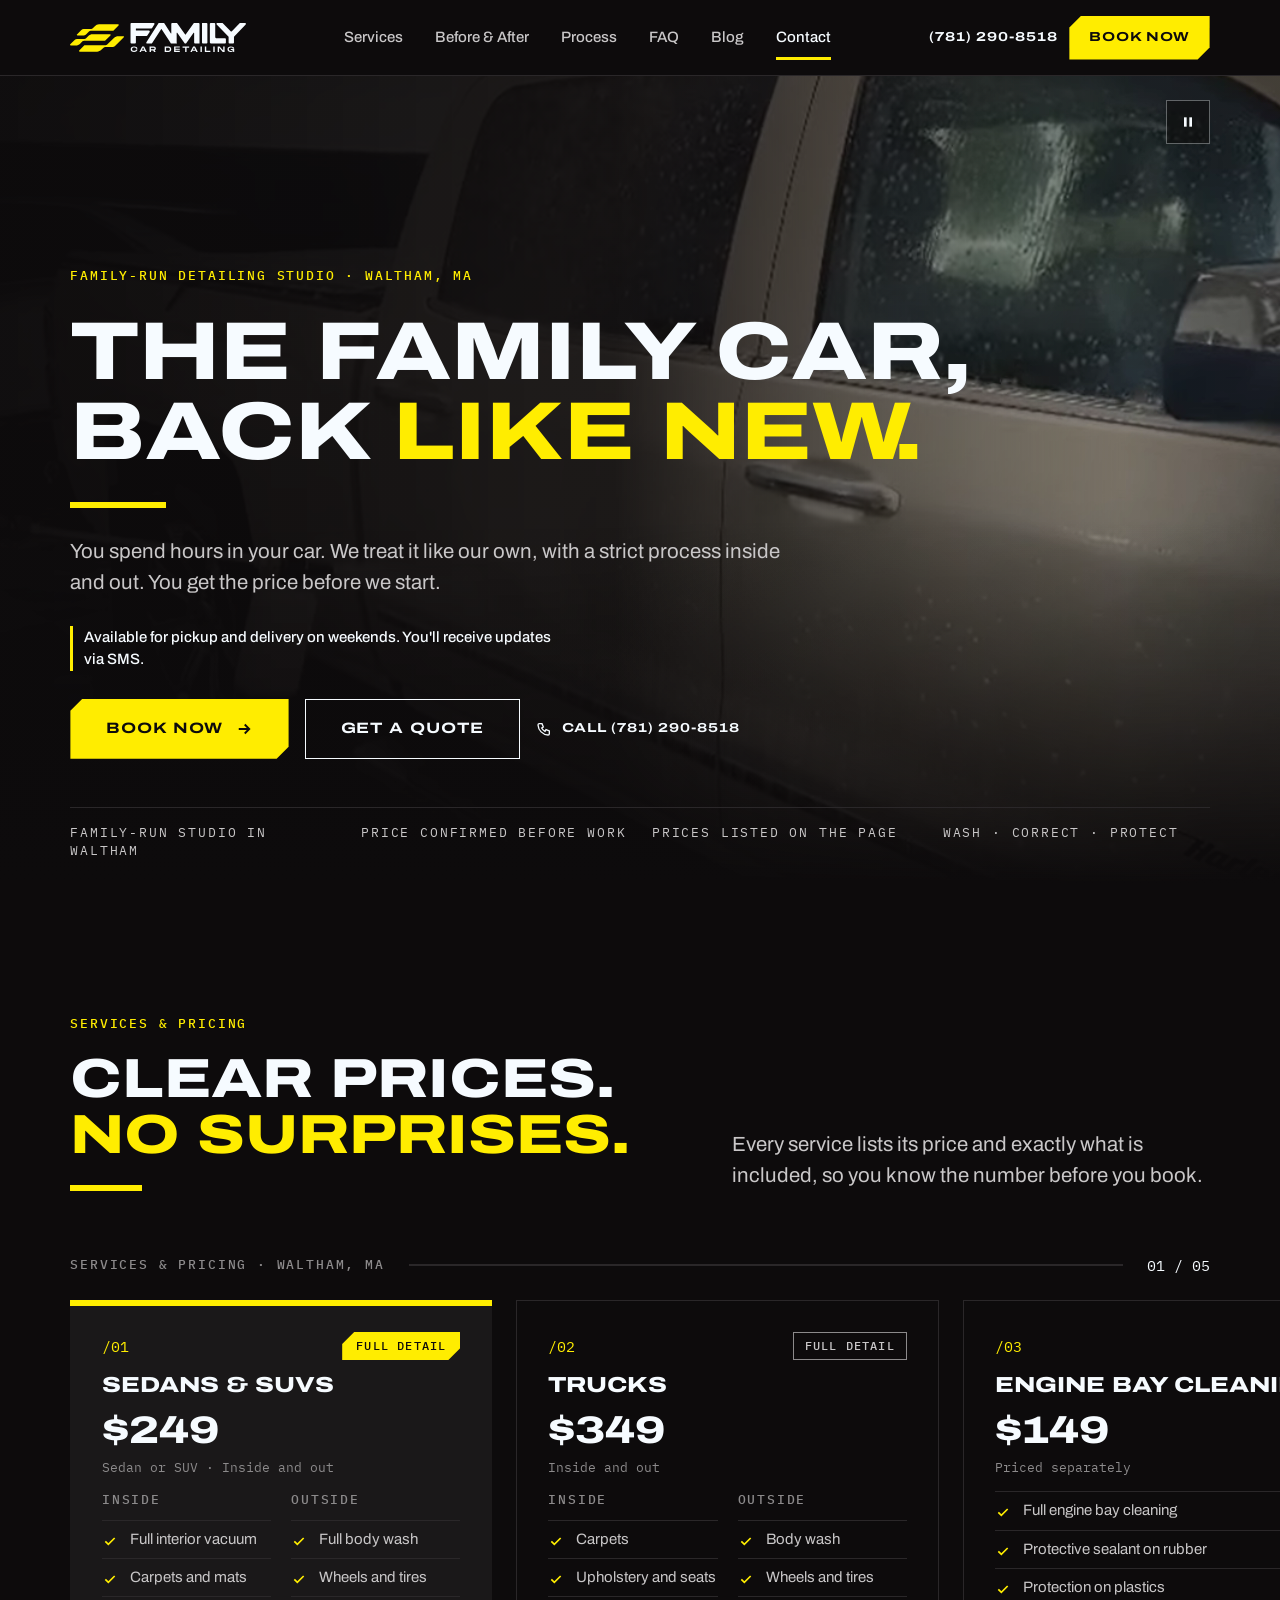
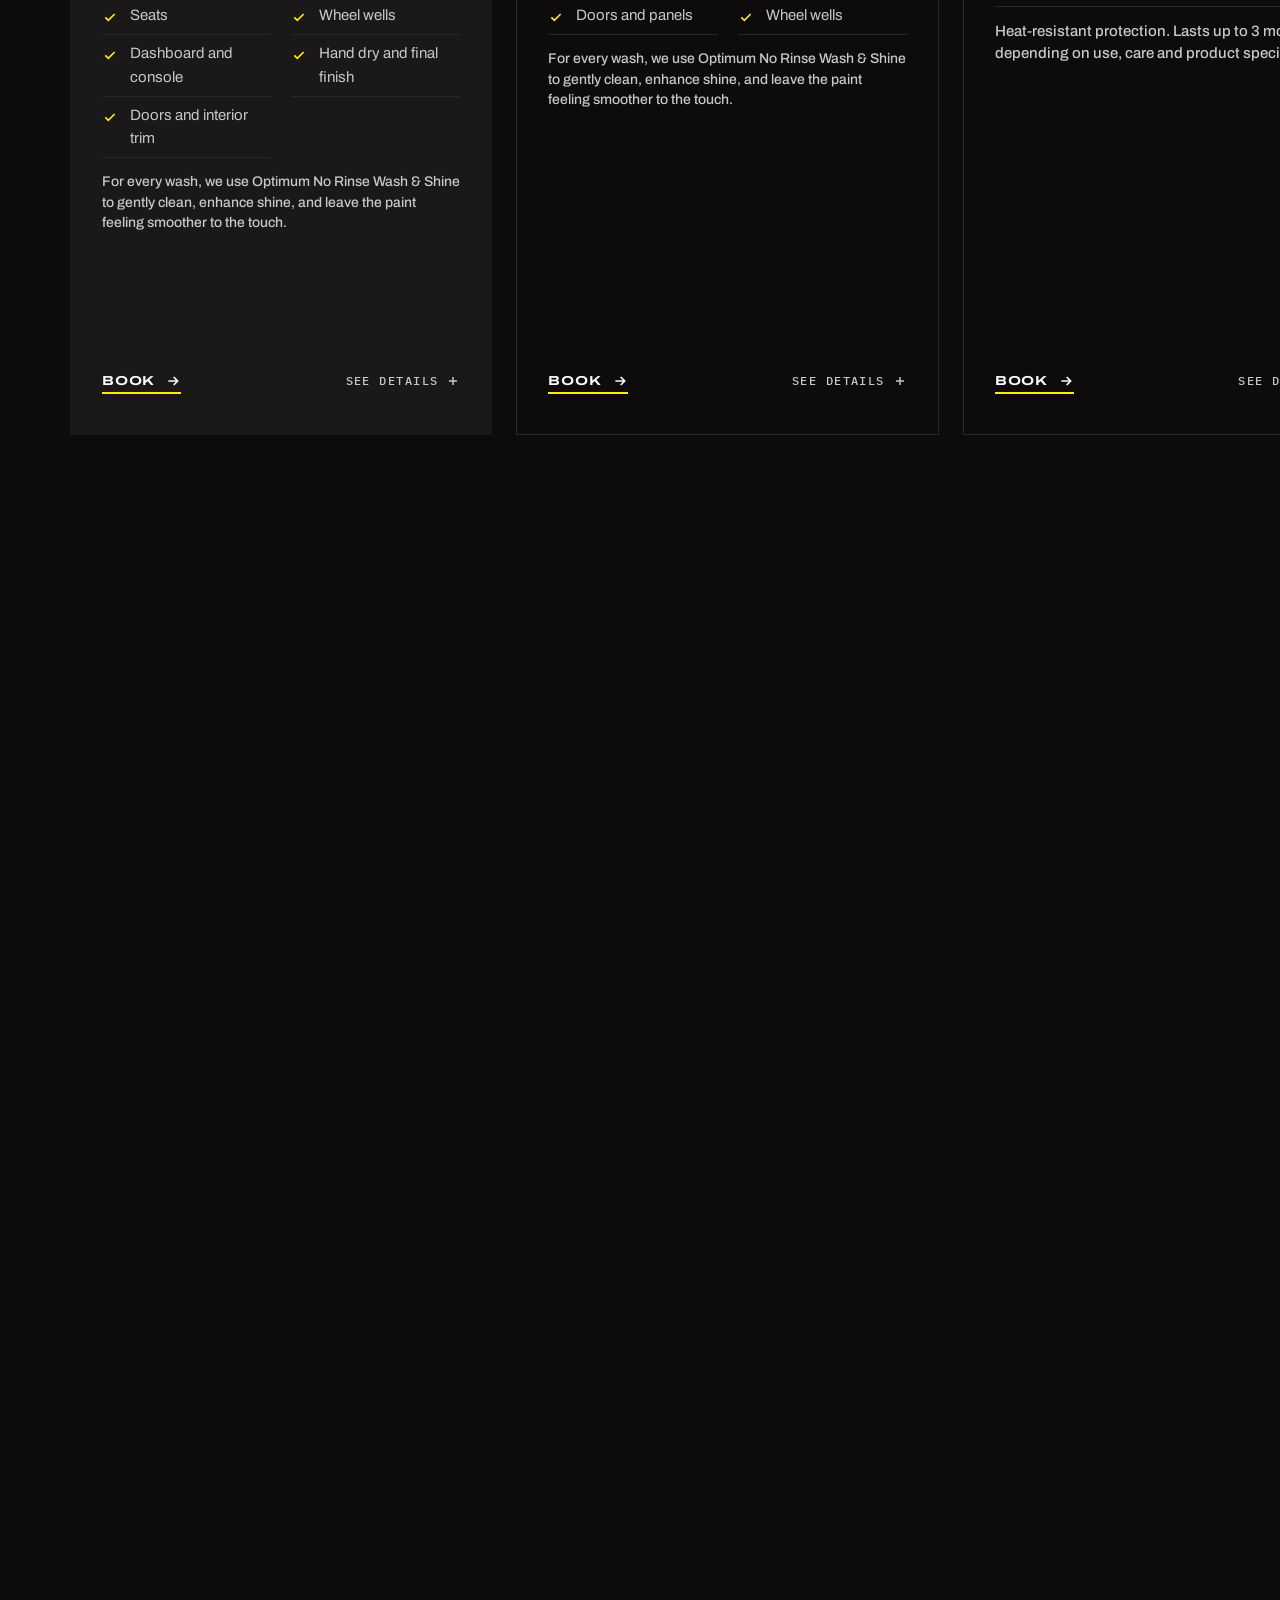
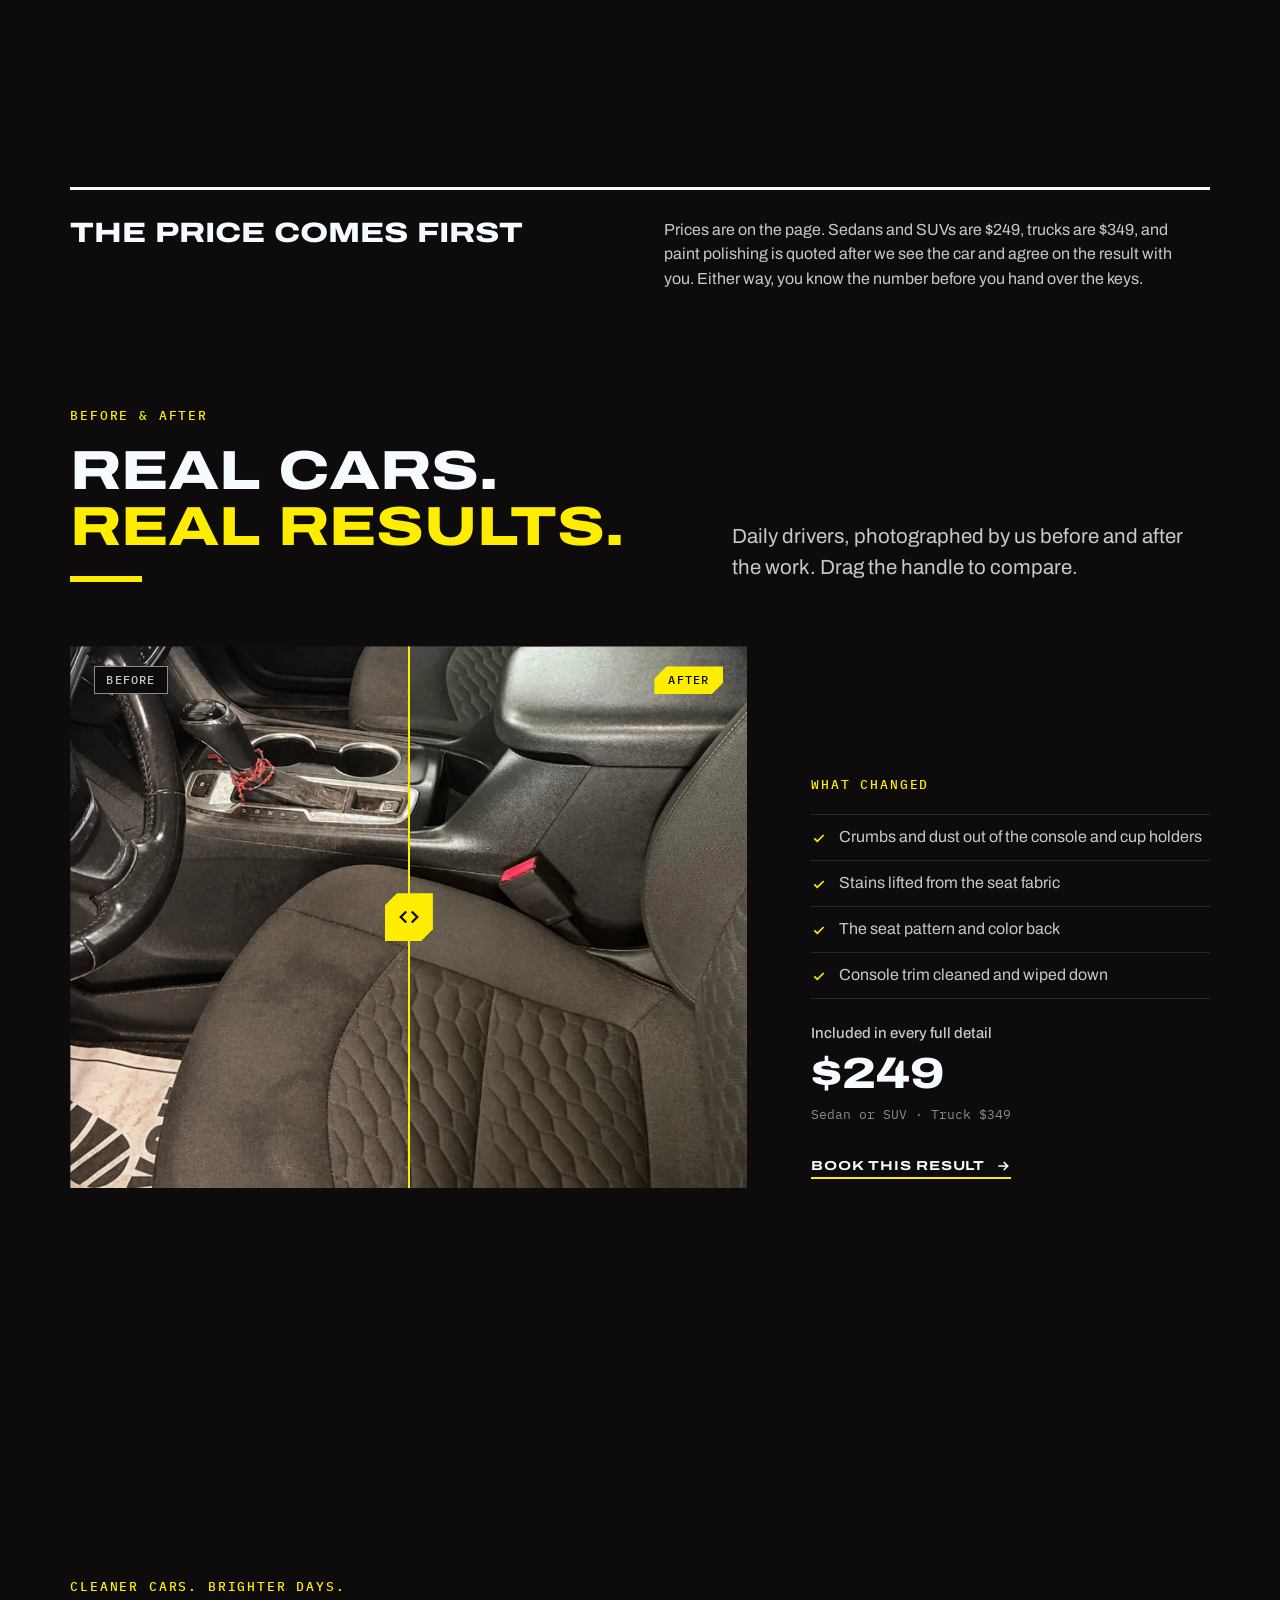
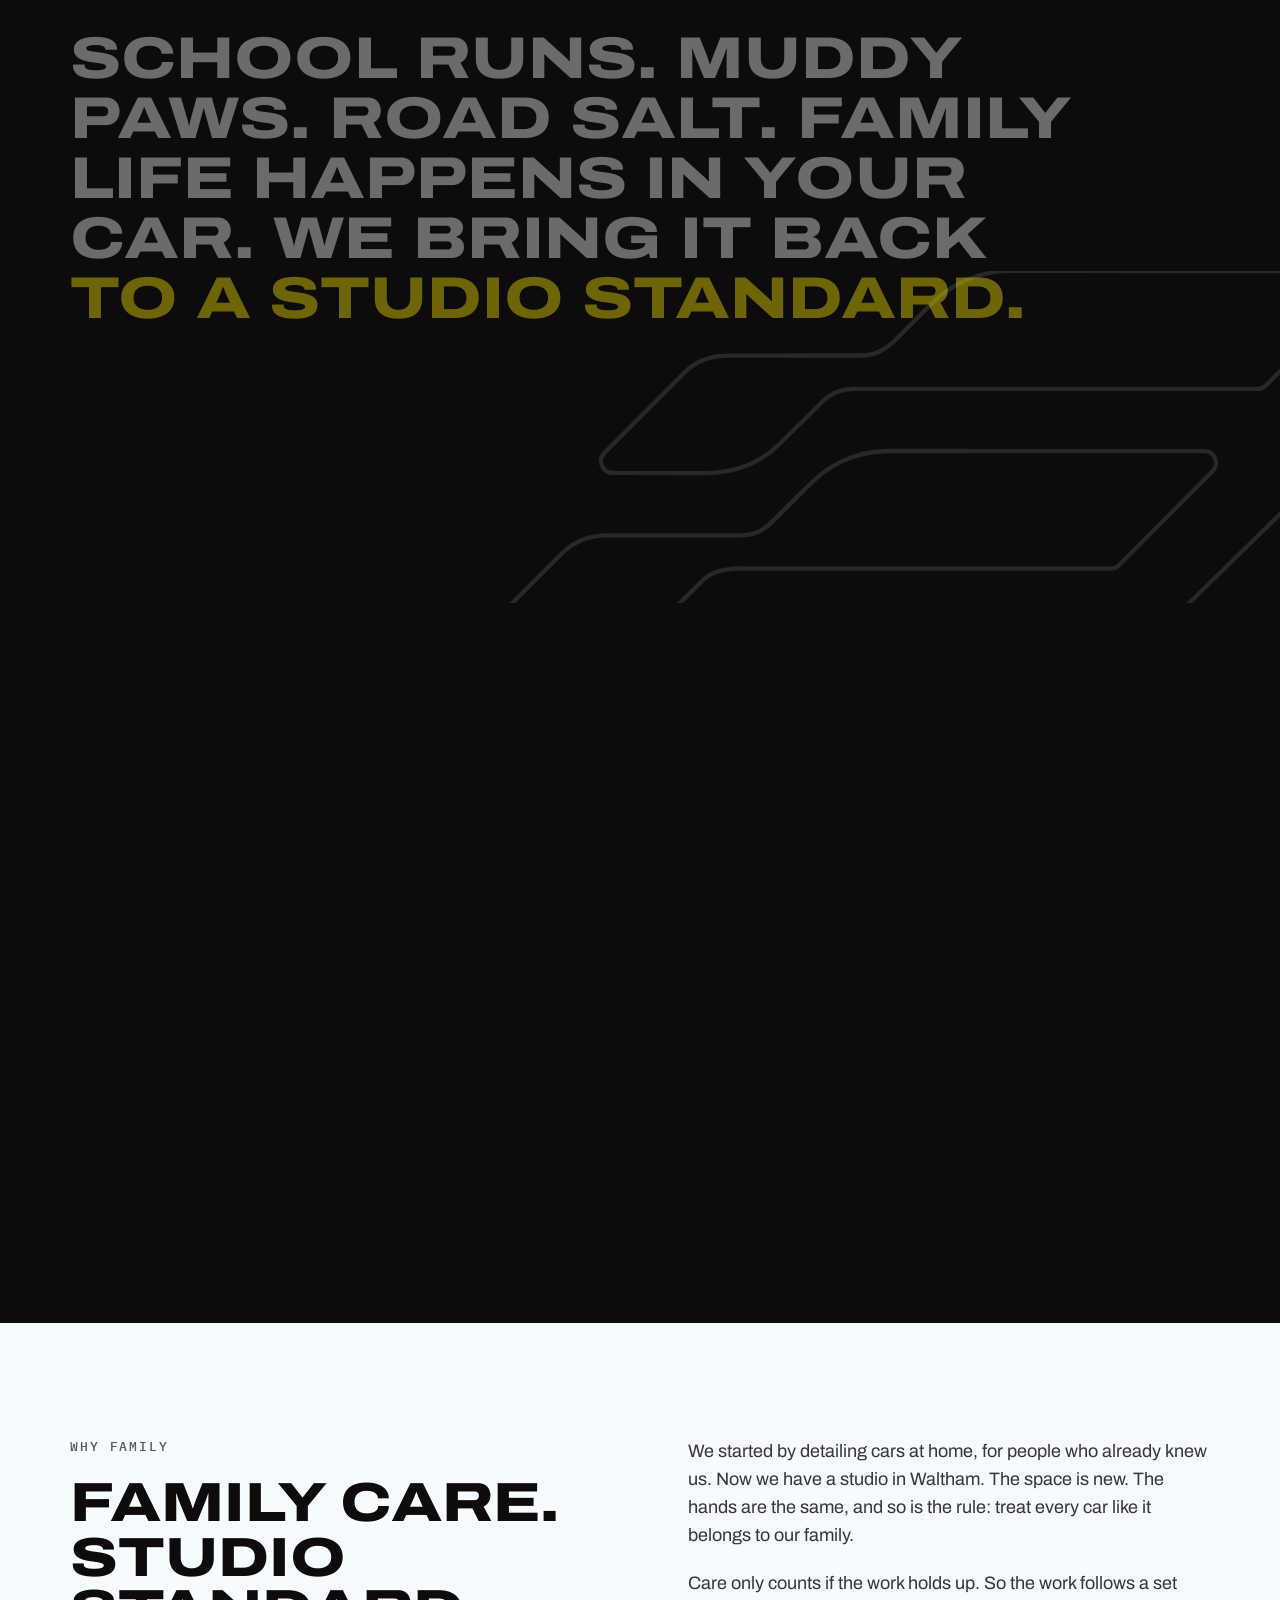
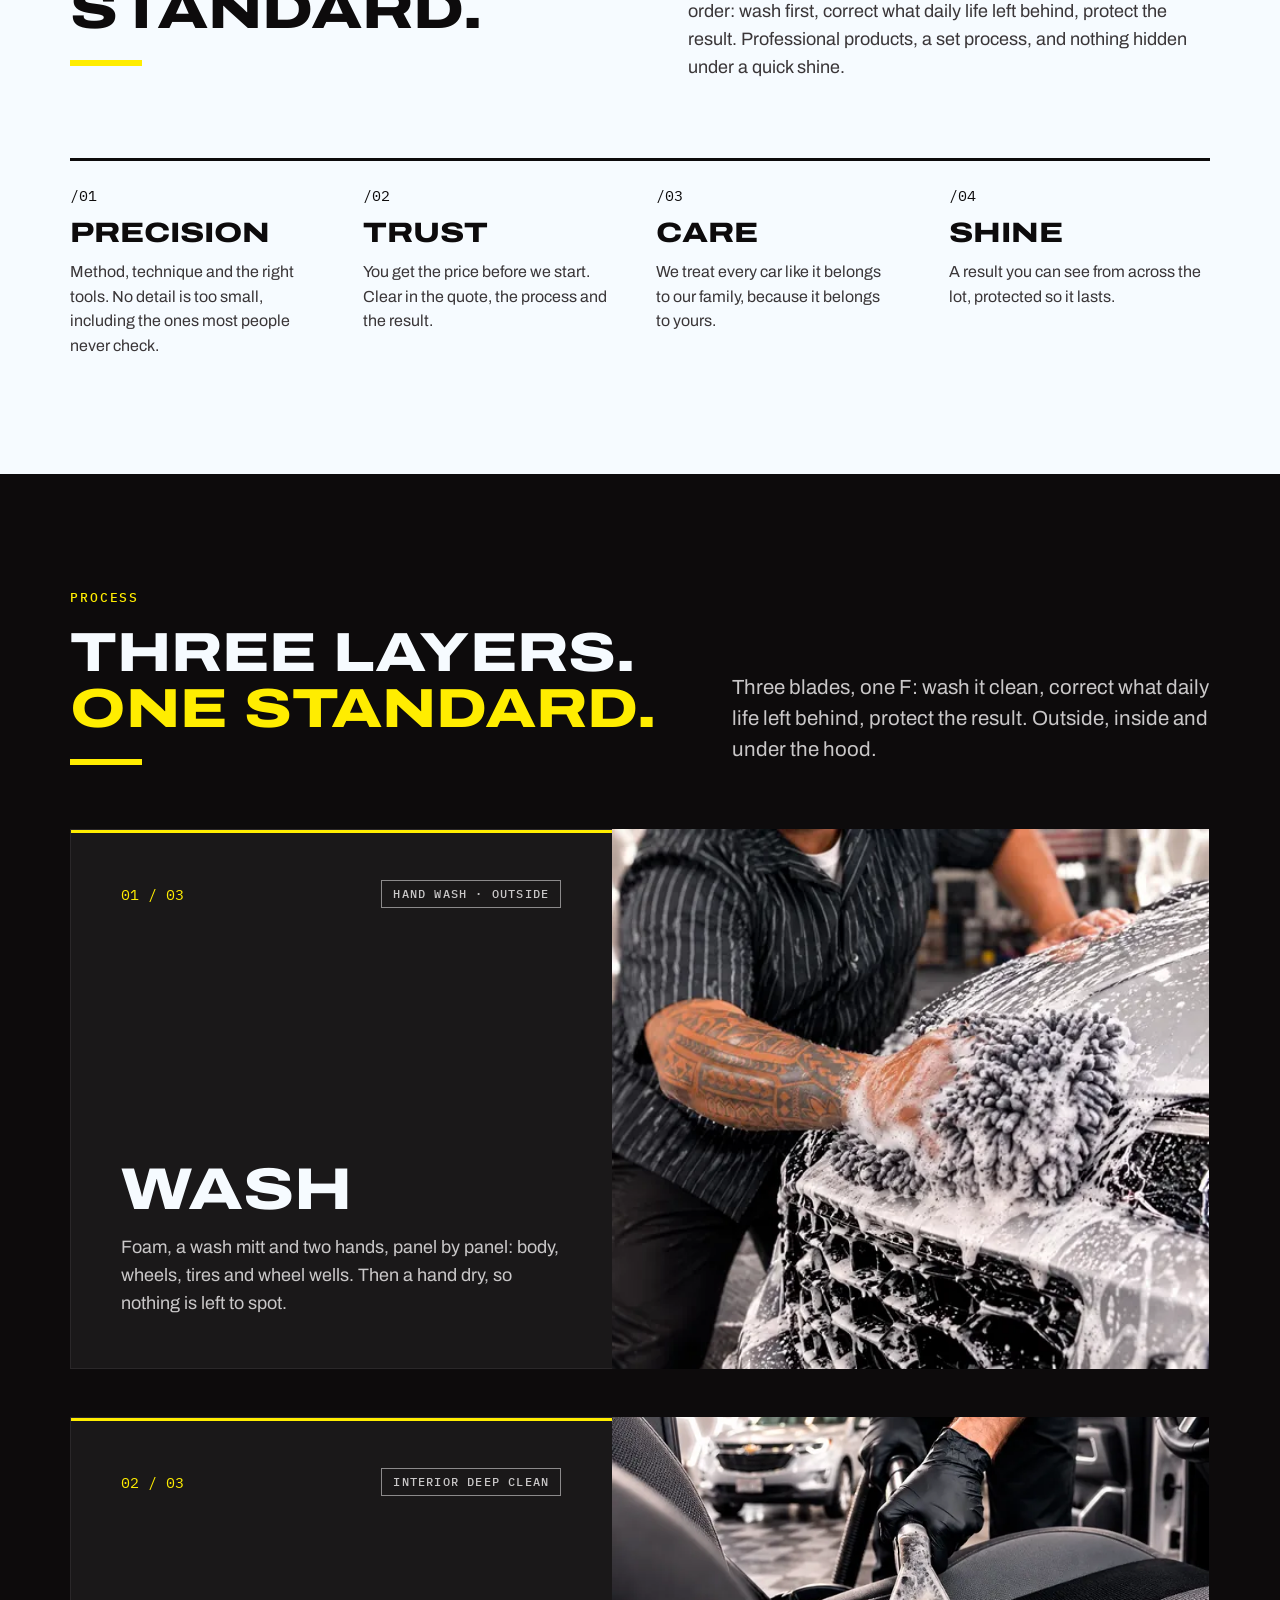
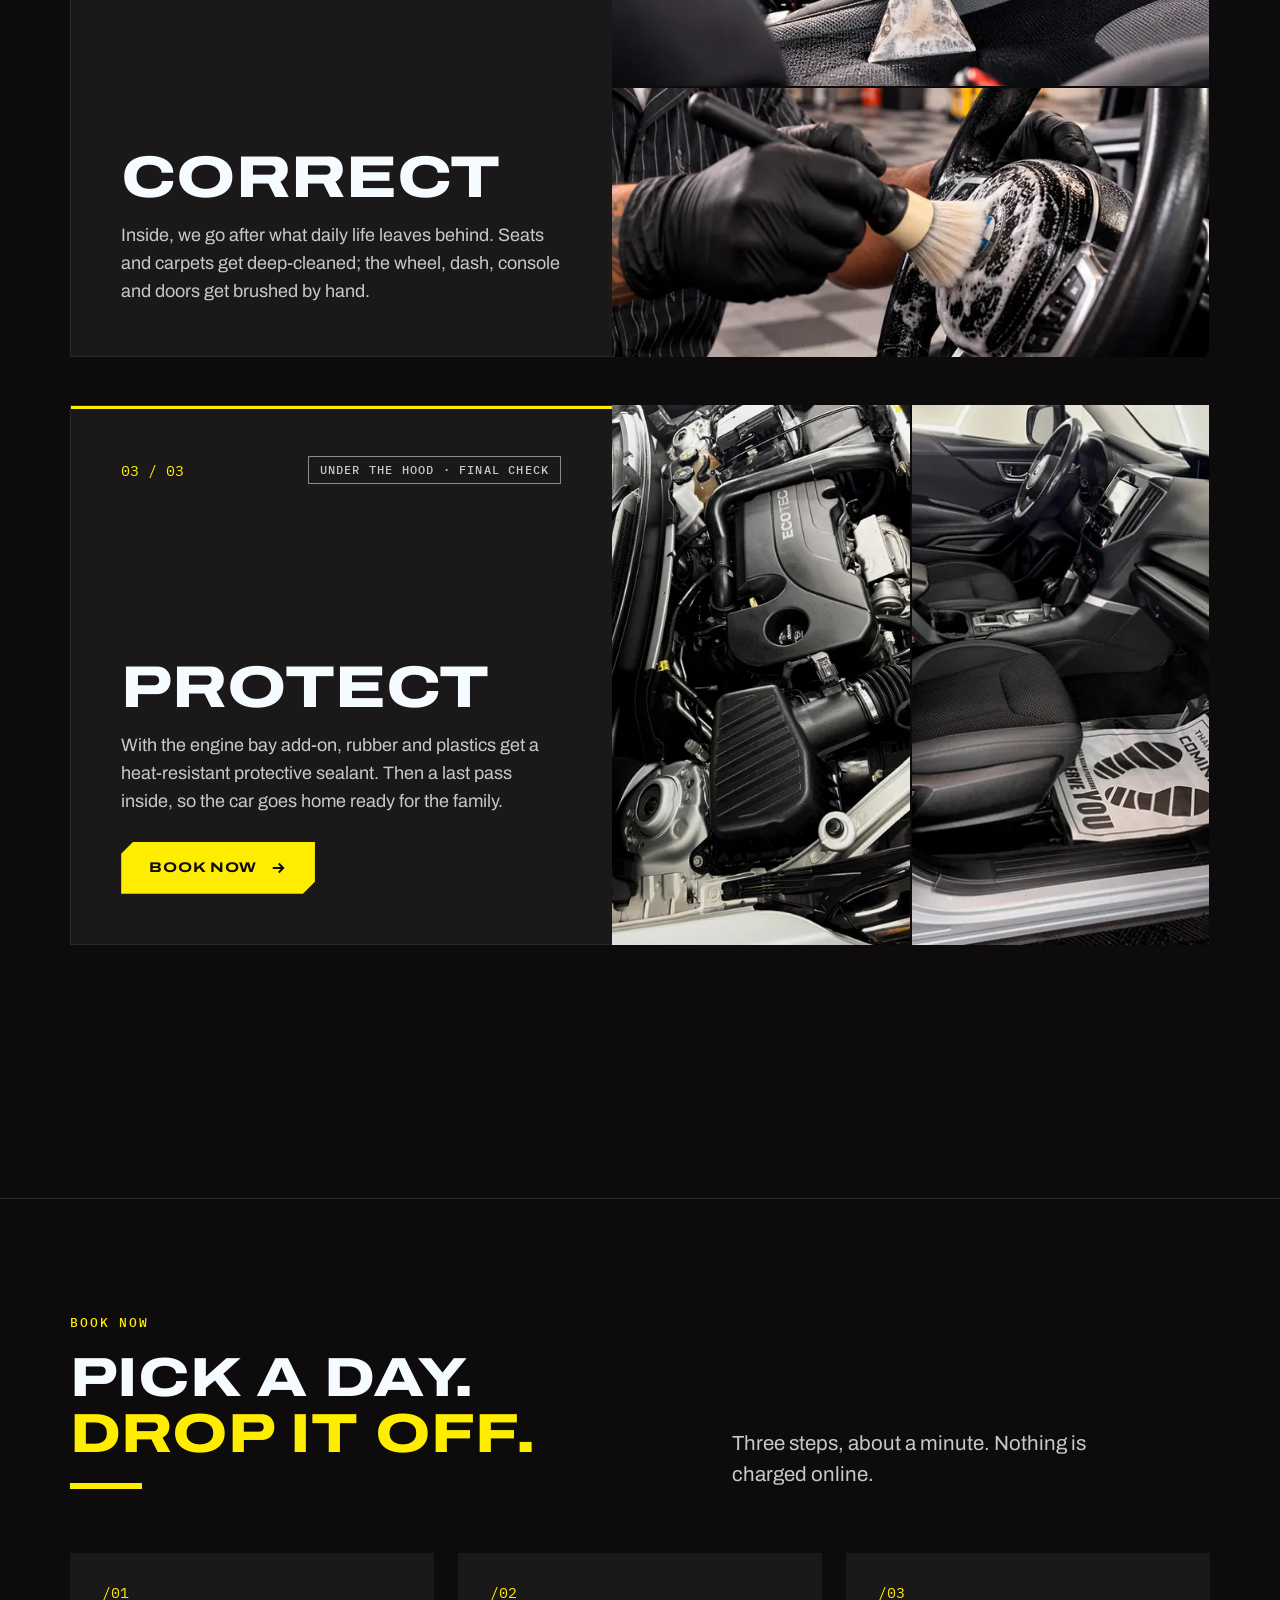
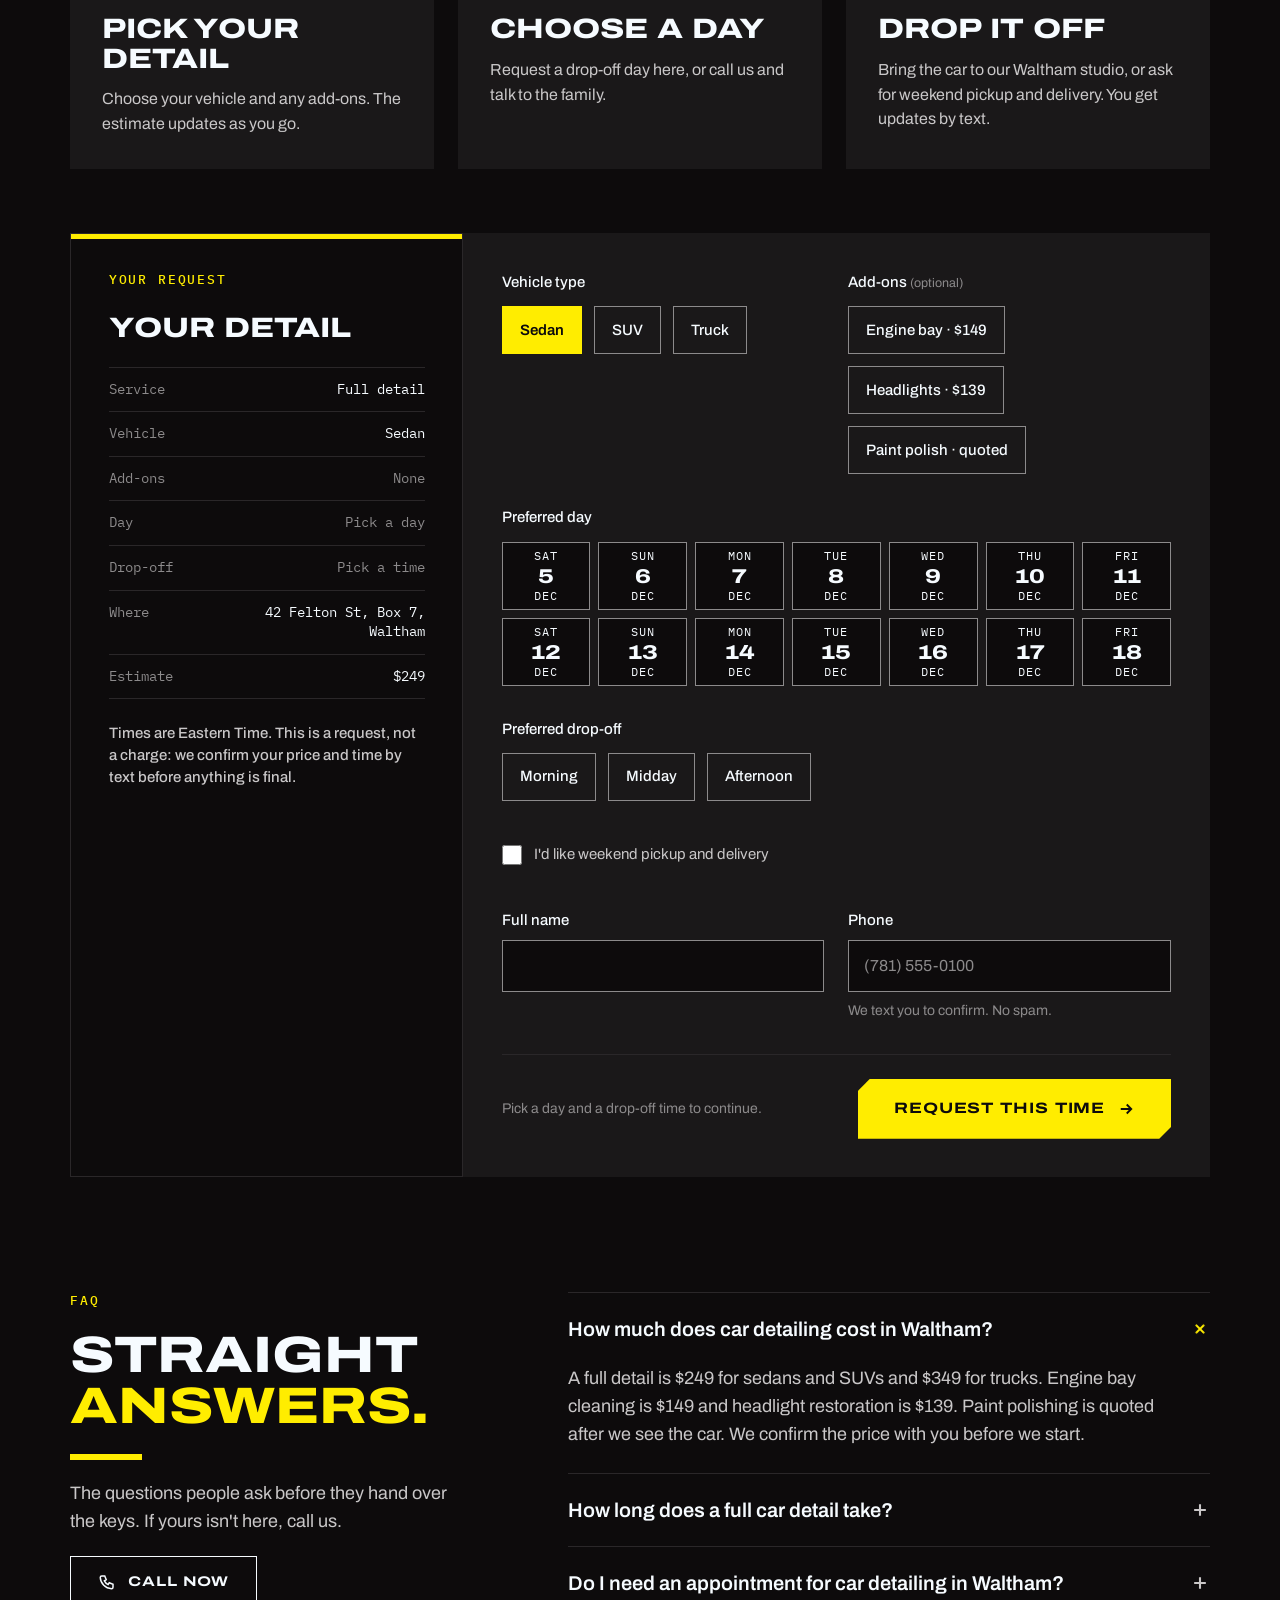
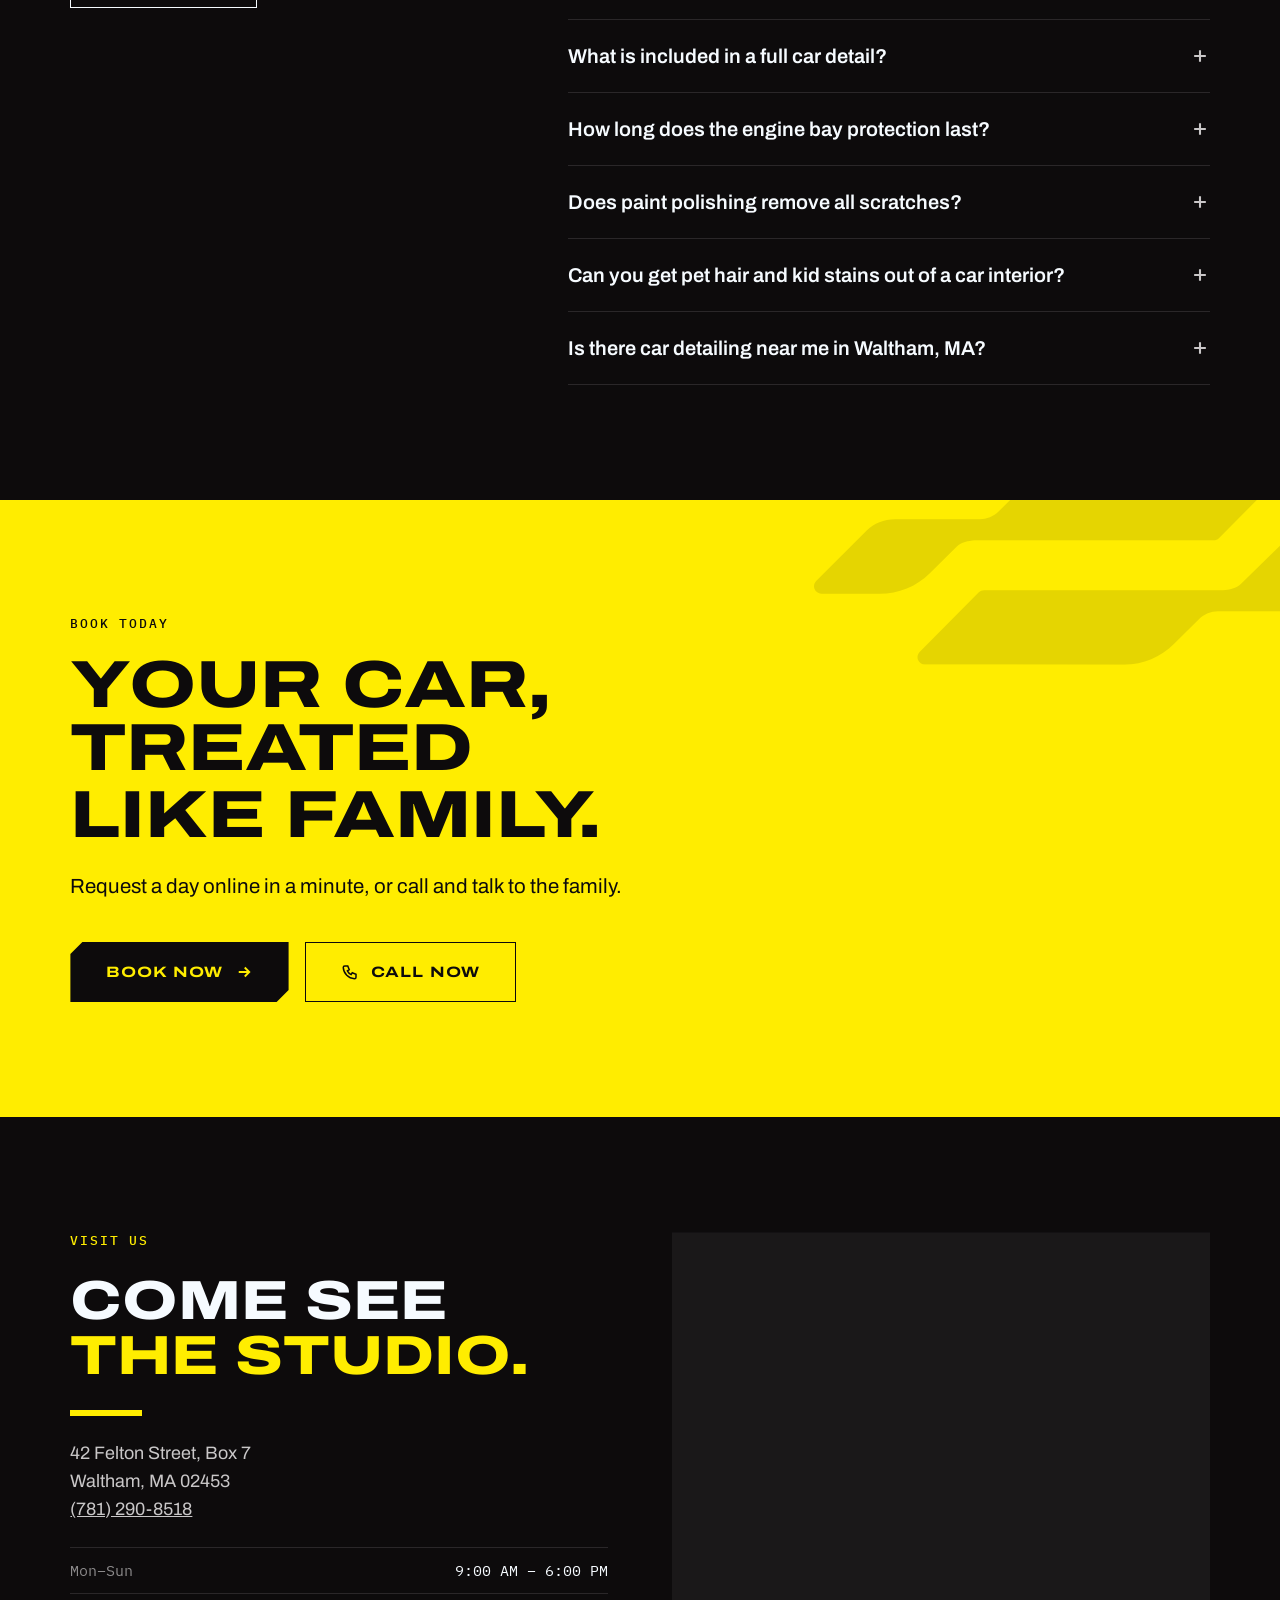
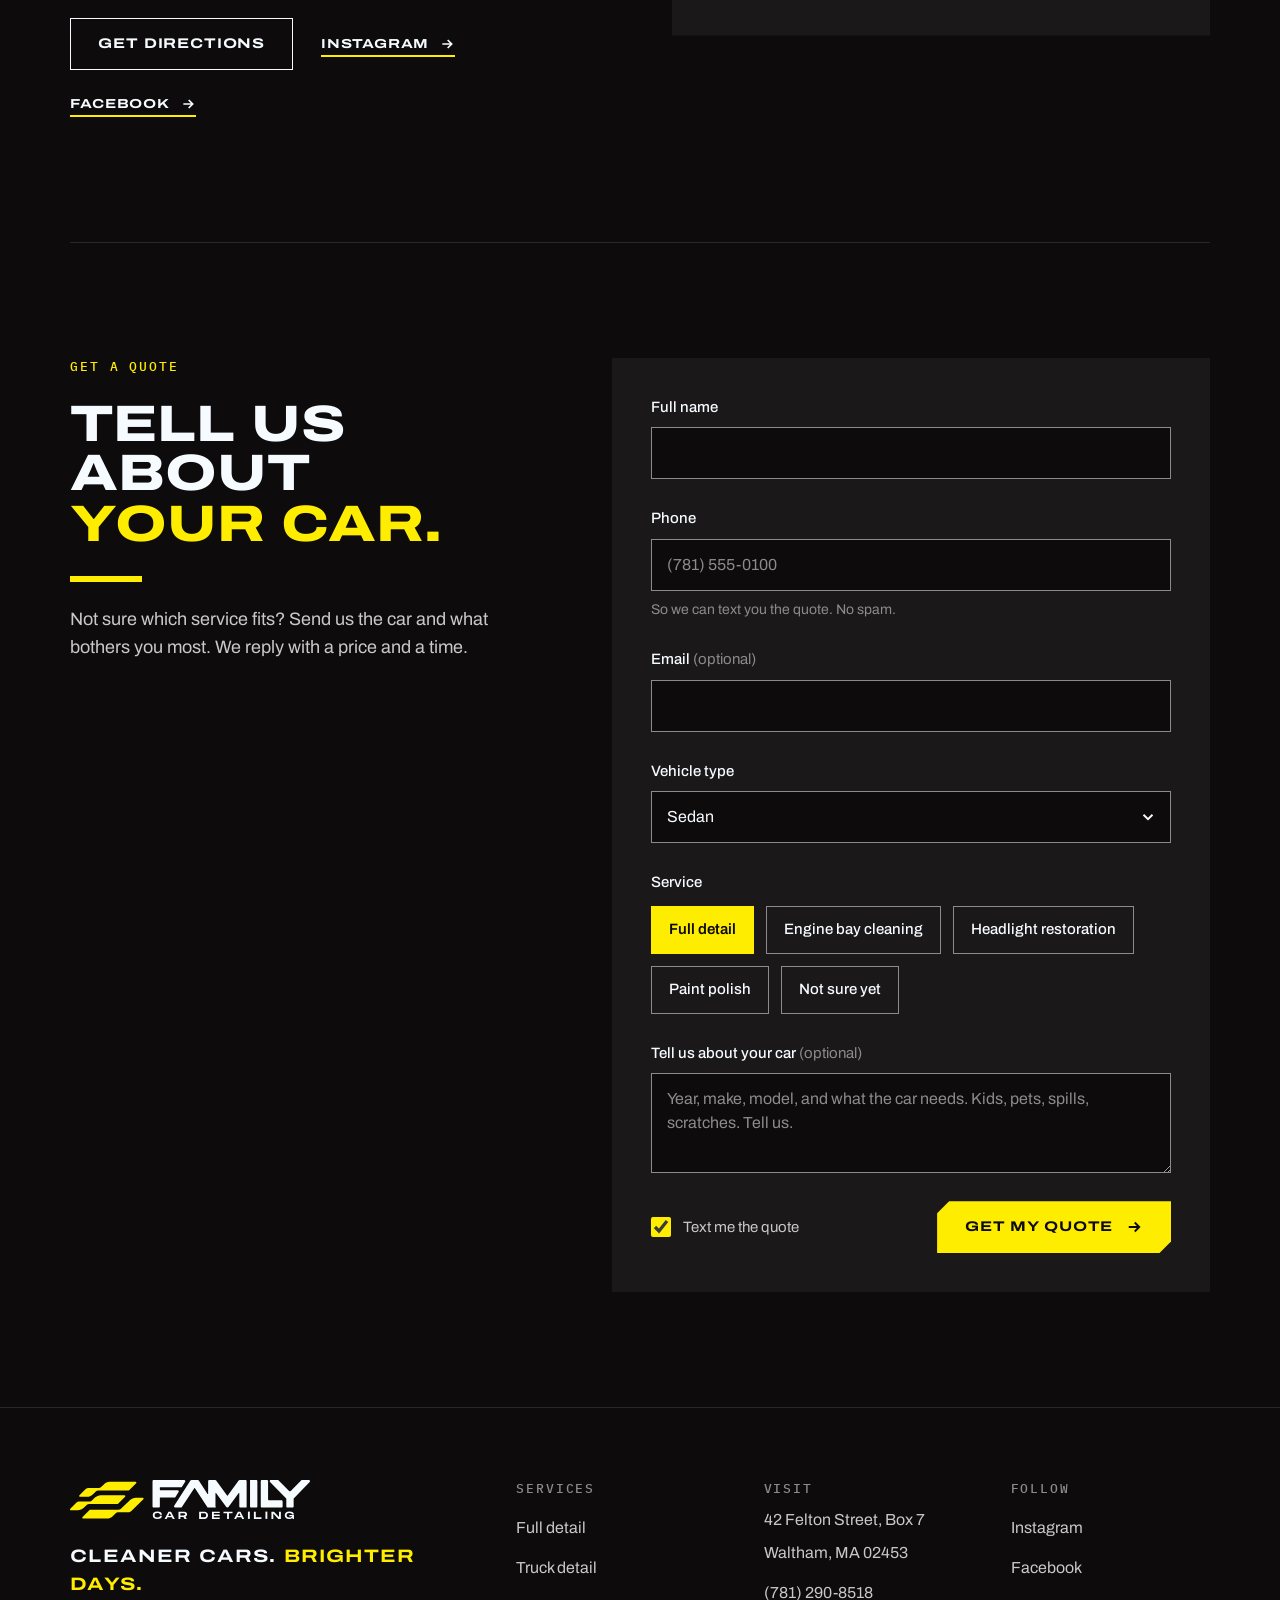
<file: index.html>
<!doctype html>
<html lang="en-US">
<head>
<meta charset="utf-8">
<meta name="viewport" content="width=device-width, initial-scale=1, viewport-fit=cover">
<title>Car Detailing in Waltham, MA | Family Car Detailing</title>
<meta name="description" content="Family-run car detailing in Waltham, MA. Full detail $249, engine bay cleaning, headlight restoration, paint polishing. Price confirmed before we start.">
<link rel="canonical" href="https://familycardetailing.com/">
<meta name="theme-color" content="#0D0B0C">
<!-- Formulários → Apps Script (planilha + e-mail). Colar a URL /exec da implantação em fcd-form-endpoint.
     A chave abaixo é pública (fica na página) e precisa ser igual a SITE_KEY no script: só filtra envio
     automático. Nunca colocar senha aqui: este arquivo vai para o repositório público. -->
<meta name="fcd-form-endpoint" content="https://script.google.com/macros/s/AKfycby6z5yGNOUzf4AteCh5m48ltxJH-JenP-M0312txOAVm-rkUxXa1gay4PGkoELsikCy3Q/exec">
<meta name="fcd-form-key" content="80ab7014f73c6baf3291bd03d2dd8c9d989d4d47e20a391e">
<meta property="og:type" content="website">
<meta property="og:locale" content="en_US">
<meta property="og:site_name" content="Family Car Detailing">
<meta property="og:title" content="Car Detailing in Waltham, MA | Family Car Detailing">
<meta property="og:description" content="A family-run detailing studio in Waltham, MA. Your car gets the care we give our own, with the price confirmed before we start.">
<meta property="og:url" content="https://familycardetailing.com/">
<meta property="og:image" content="https://familycardetailing.com/assets/img/og.jpg">
<meta name="twitter:card" content="summary_large_image">
<link rel="icon" href="assets/img/simbolo.svg" type="image/svg+xml">
<link rel="preload" href="assets/fonts/archivo-var-latin.woff2" as="font" type="font/woff2" crossorigin>
<link rel="preload" href="assets/video/hero-poster-1280.webp" as="image" type="image/webp" fetchpriority="high">
<link rel="stylesheet" href="assets/css/tokens.css">
<link rel="stylesheet" href="assets/css/components.css">
<link rel="stylesheet" href="assets/css/site.css">
<script>document.documentElement.classList.add('js');</script>
<!-- Prévia no GitHub Pages não deve ser indexada pelo Google; no domínio final este trecho não faz nada. -->
<script>if (location.hostname.endsWith('github.io')) { var m = document.createElement('meta'); m.name = 'robots'; m.content = 'noindex, nofollow'; document.head.appendChild(m); }</script>

<!-- Dados estruturados. Horário: todos os dias, 9h às 18h (confirmado em 2026-10-22).
     Nome, endereço e telefone precisam ficar idênticos ao Google Business Profile. -->
<script type="application/ld+json">
{
  "@context": "https://schema.org",
  "@type": "AutomotiveBusiness",
  "@id": "https://familycardetailing.com/#business",
  "name": "Family Car Detailing",
  "url": "https://familycardetailing.com/",
  "image": "https://familycardetailing.com/assets/img/og.jpg",
  "slogan": "Cleaner cars. Brighter days.",
  "description": "Family-run car detailing studio in Waltham, MA: full detail, engine bay cleaning, headlight restoration and paint polishing.",
  "telephone": "+1-781-290-8518",
  "address": { "@type": "PostalAddress", "streetAddress": "42 Felton Street, Box 7", "addressLocality": "Waltham", "addressRegion": "MA", "postalCode": "02453", "addressCountry": "US" },
  "openingHoursSpecification": [{ "@type": "OpeningHoursSpecification", "dayOfWeek": ["Monday", "Tuesday", "Wednesday", "Thursday", "Friday", "Saturday", "Sunday"], "opens": "09:00", "closes": "18:00" }],
  "areaServed": ["Waltham, MA", "Newton, MA", "Lexington, MA", "Watertown, MA", "Belmont, MA", "Weston, MA", "Lincoln, MA"],
  "makesOffer": [
    { "@type": "Offer", "price": "249", "priceCurrency": "USD", "itemOffered": { "@type": "Service", "name": "Full detail (sedans and SUVs)" } },
    { "@type": "Offer", "price": "349", "priceCurrency": "USD", "itemOffered": { "@type": "Service", "name": "Full detail (trucks)" } },
    { "@type": "Offer", "price": "149", "priceCurrency": "USD", "itemOffered": { "@type": "Service", "name": "Engine bay cleaning" } },
    { "@type": "Offer", "price": "139", "priceCurrency": "USD", "itemOffered": { "@type": "Service", "name": "Headlight restoration" } },
    { "@type": "Offer", "itemOffered": { "@type": "Service", "name": "Paint polish and decontamination" } }
  ]
}
</script>
<!-- FAQPage: as mesmas perguntas e respostas do FAQ visível. -->
<script type="application/ld+json">
{
  "@context": "https://schema.org",
  "@type": "FAQPage",
  "mainEntity": [
    { "@type": "Question", "name": "How much does car detailing cost in Waltham?", "acceptedAnswer": { "@type": "Answer", "text": "A full detail is $249 for sedans and SUVs and $349 for trucks. Engine bay cleaning is $149 and headlight restoration is $139. Paint polishing is quoted after we see the car. We confirm the price with you before we start." } },
    { "@type": "Question", "name": "How long does a full car detail take?", "acceptedAnswer": { "@type": "Answer", "text": "It varies a lot with the size and condition of the car, so we don't list a fixed time. We look the car over when you drop it off and text you as soon as it's ready." } },
    { "@type": "Question", "name": "Do I need an appointment for car detailing in Waltham?", "acceptedAnswer": { "@type": "Answer", "text": "Yes, booking ahead holds a slot in the studio for your car. You can request a day online or call (781) 290-8518. We're open every day, 9 AM to 6 PM." } },
    { "@type": "Question", "name": "What is included in a full car detail?", "acceptedAnswer": { "@type": "Answer", "text": "A full detail covers the car inside and out. Inside: a complete vacuum, carpets and mats, seats, dashboard and console, doors and interior trim. Outside: a full body wash, wheels and tires, wheel wells, then drying and a final finish." } },
    { "@type": "Question", "name": "How long does the engine bay protection last?", "acceptedAnswer": { "@type": "Answer", "text": "Up to about three months. It depends on how the car is used and maintained and on the product's specifications. The protection is heat-resistant and does not come off easily in normal use." } },
    { "@type": "Question", "name": "Does paint polishing remove all scratches?", "acceptedAnswer": { "@type": "Answer", "text": "No. Polishing reduces or removes light scratches and brings back gloss, but a scratch that goes through the clear coat can't be polished out. We look at the paint with you and agree on the price and the expected result before we start." } },
    { "@type": "Question", "name": "Can you get pet hair and kid stains out of a car interior?", "acceptedAnswer": { "@type": "Answer", "text": "In most cases, yes; pet hair, crumbs, spills, and ground-in dirt are what the interior clean is for. Stains or odors that have set for a long time may fade rather than disappear. If we see one like that, we tell you up front." } },
    { "@type": "Question", "name": "Is there car detailing near me in Waltham, MA?", "acceptedAnswer": { "@type": "Answer", "text": "Yes, our studio is at 42 Felton Street, Box 7, in Waltham. It's a short drive from Newton, Lexington, Watertown, Belmont, Weston, and Lincoln. You can bring the car to us or book weekend pickup and delivery. The work is done in the studio." } }
  ]
}
</script>
</head>
<body>
<a class="fcd-skip" href="#main">Skip to content</a>

<svg width="0" height="0" style="position:absolute" aria-hidden="true" focusable="false">
<defs>
<symbol id="fcd-mark" viewBox="0 0 457.68 230.81"><path d="M62.46,94.26l43.87.1c12.84,0,25-4.72,33.36-12.94l20.92-20.58c3.93-3.87,8.81-5.75,14.92-5.75l188.14-.04c1.45,0,2.84-.58,3.86-1.61l43.93-44.12c1.55-1.56,2.02-3.9,1.17-5.94-.85-2.04-2.83-3.36-5.04-3.36,0,0-161.44-.03-161.44-.03-.11,0-.22,0-.33,0-13.63.83-25.52,6.26-35.33,16.13l-15.44,15.54c-5.21,5.25-10.36,7.8-15.73,7.8l-63.08.04c-8.25,0-15.07,2.66-20.27,7.89l-37.37,37.55c-1.55,1.56-2.02,3.9-1.17,5.93.84,2.03,2.82,3.36,5.03,3.37Z"/><path d="M105.44,143.59c3.29-3.25,8.28-4.16,13.22-4.64,0,0,176.34.07,176.34.07,1.45,0,2.84-.58,3.87-1.61l43.7-43.94c1.55-1.56,2.01-3.9,1.17-5.94-.84-2.03-2.83-3.36-5.03-3.36l-147.32-.1c-13.97.14-26.59,5.39-36.48,15.19l-18.66,18.49c-3.59,3.56-8.76,5.69-13.82,5.69h-62.61c-8.14,0-15.57,2.94-20.91,8.29L1.59,169.1c-1.56,1.56-2.02,3.9-1.18,5.93.84,2.04,2.82,3.37,5.02,3.37l42.95.13c13.98,0,27.16-5.41,37.1-15.23l19.95-19.71Z"/><path d="M457.27,103.7c-.84-2.05-2.82-3.38-5.03-3.39l-42.95-.13c-13.98,0-27.16,5.41-37.08,15.21l-57.11,55.88c-3.29,3.25-8.28,4.16-13.21,4.64,0,0-176.34-.07-176.34-.07-1.45,0-2.84.58-3.87,1.61l-43.7,43.94c-1.55,1.56-2.01,3.9-1.17,5.94.85,2.03,2.83,3.36,5.03,3.36l147.26.1h.06c13.98-.14,26.59-5.39,36.48-15.19l18.66-18.49c3.59-3.56,8.76-5.69,13.82-5.69h62.61c8.14,0,15.57-2.94,20.88-8.26l74.46-73.54c1.57-1.55,2.05-3.9,1.22-5.94Z"/></symbol>
<symbol id="i-arrow" viewBox="0 0 24 24" fill="none" stroke="currentColor" stroke-width="2.5"><path d="M5 12h14M13 6l6 6-6 6"/></symbol>
<symbol id="i-check" viewBox="0 0 24 24" fill="none" stroke="currentColor" stroke-width="2.5"><path d="M5 12.5l4.5 4.5L19 7.5"/></symbol>
<symbol id="i-plus" viewBox="0 0 24 24" fill="none" stroke="currentColor" stroke-width="2.5"><path d="M12 5v14M5 12h14"/></symbol>
<symbol id="i-alert" viewBox="0 0 24 24" fill="none" stroke="currentColor" stroke-width="2.5"><circle cx="12" cy="12" r="9"/><path d="M12 7v6M12 16.5v.5"/></symbol>
<symbol id="i-menu" viewBox="0 0 24 24" fill="none" stroke="currentColor" stroke-width="2"><path d="M3 7h18M3 12h18M9 17h12"/></symbol>
<symbol id="i-phone" viewBox="0 0 24 24" fill="none" stroke="currentColor" stroke-width="2"><path d="M5 4h4l2 5-2.5 1.5a11 11 0 0 0 5 5L15 13l5 2v4a2 2 0 0 1-2 2A16 16 0 0 1 3 6a2 2 0 0 1 2-2z"/></symbol>
<symbol id="i-star" viewBox="0 0 24 24"><path d="M12 2.5l2.9 6.2 6.6.8-4.9 4.6 1.3 6.6L12 17.4l-5.9 3.3 1.3-6.6L2.5 9.5l6.6-.8z"/></symbol>
</defs>
</svg>

<header class="fcd-header" id="top">
  <a class="fcd-header__brand" href="#top" aria-label="Family Car Detailing — home"><img class="fcd-logo" src="assets/img/logo_hor_light.svg" width="827" height="136" alt=""></a>
  <nav class="fcd-nav" aria-label="Primary">
    <a href="#services">Services</a>
    <a href="#work">Before &amp; After</a>
    <a href="#process">Process</a>
    <a href="#faq">FAQ</a>
    <a href="blog/">Blog</a>
    <a href="#visit">Contact</a>
  </nav>
  <div class="fcd-header__actions">
    <a class="fcd-link fcd-header__call" href="tel:+17812908518">(781) 290-8518</a>
    <a class="fcd-btn fcd-btn--primary fcd-btn--sm" href="#book">Book now</a>
    <button class="fcd-menu-btn" type="button" aria-label="Open menu" aria-expanded="false" aria-controls="menu"><svg aria-hidden="true"><use href="#i-menu"/></svg></button>
  </div>
</header>

<main id="main">

<!-- ============================ HERO ============================ -->
<section class="fcd-hero" data-reveal="lines">
  <!-- Vídeo em loop do estúdio (gerado por tools/build-hero-video.py). Sem JS, com movimento reduzido
       ou com economia de dados fica só o pôster; o JS escolhe o arquivo pelo tamanho da tela. -->
  <video class="fcd-hero__media" data-hero-video muted loop playsinline preload="none" poster="assets/video/hero-poster-1280.webp" width="1280" height="720" aria-hidden="true"
    data-src-wide="assets/video/hero-1280.webm|video/webm,assets/video/hero-1280.mp4|video/mp4"
    data-src-narrow="assets/video/hero-mobile.mp4|video/mp4,assets/video/hero-mobile.webm|video/webm" data-poster-narrow="assets/video/hero-poster-mobile.webp"></video>
  <button class="fcd-hero__toggle" type="button" data-hero-toggle aria-pressed="false" aria-label="Pause background video" hidden><svg aria-hidden="true" data-icon="pause" viewBox="0 0 24 24" fill="currentColor"><rect x="6" y="5" width="4" height="14"/><rect x="14" y="5" width="4" height="14"/></svg><svg aria-hidden="true" data-icon="play" viewBox="0 0 24 24" fill="currentColor" hidden><path d="M7 5l12 7-12 7z"/></svg></button>
  <span class="fcd-eyebrow">Family-run detailing studio · Waltham, MA</span>
  <h1 class="fcd-display fcd-hero__title"><span class="fcd-line"><span>The family car,</span></span><span class="fcd-line"><span>back <span class="fcd-hl">like new.</span></span></span></h1>
  <div class="fcd-bar fcd-bar--lg"></div>
  <p class="fcd-lead">You spend hours in your car. We treat it like our own, with a strict process inside and out. You get the price before we start.</p>
  <p class="fcd-hero__note">Available for pickup and delivery on weekends. You&#39;ll receive updates via SMS.</p>
  <div class="fcd-hero__actions">
    <a class="fcd-btn fcd-btn--primary fcd-btn--lg" href="#book">Book now<svg aria-hidden="true"><use href="#i-arrow"/></svg></a>
    <a class="fcd-btn fcd-btn--secondary fcd-btn--lg" href="#quote">Get a quote</a>
    <a class="fcd-link fcd-hero__call" href="tel:+17812908518"><svg aria-hidden="true"><use href="#i-phone"/></svg>Call (781) 290-8518</a>
  </div>
  <div class="fcd-hero__facts"><span>Family-run studio in Waltham</span><span>Price confirmed before work</span><span>Prices listed on the page</span><span>Wash · Correct · Protect</span></div>
</section>

<!-- ============================ SERVICES & PRICING ============================ -->
<section class="fcd-section" id="services">
  <div class="fcd-container">
    <!-- título + cartões fixam juntos enquanto os cartões correm na horizontal -->
    <div class="fcd-railpin" data-railpin>
    <div class="fcd-head" data-reveal="lines">
      <div class="fcd-head__title">
        <span class="fcd-eyebrow">Services &amp; pricing</span>
        <h2 class="fcd-h1"><span class="fcd-line"><span>Clear prices.</span></span><span class="fcd-line"><span class="fcd-hl">No surprises.</span></span></h2>
        <div class="fcd-bar"></div>
      </div>
      <p class="fcd-lead">Every service lists its price and exactly what is included, so you know the number before you book.</p>
    </div>

    <!-- Serviços em trilho horizontal (bloco SB-001). Sem JS, no mobile ou com reduced motion vira grade normal. -->
    <div class="fcd-rail" data-rail><div class="fcd-rail__clip">
      <div class="fcd-rail__bar" aria-hidden="true"><span class="fcd-eyebrow" style="color:var(--muted)">Services &amp; pricing · Waltham, MA</span><span class="fcd-rail__progress"><i></i></span><span class="fcd-data" data-rail-count>01 / 05</span></div>
      <div class="fcd-rail__track" data-rail-track>
      <article class="fcd-package fcd-svc fcd-package--featured"><div class="fcd-package__top"><span class="fcd-num">/01</span><span class="fcd-tag">Full detail</span></div><h3 class="fcd-h3">Sedans &amp; SUVs</h3><div class="fcd-package__price">$249<small>Sedan or SUV · Inside and out</small></div><div class="fcd-svc__groups fcd-svc__groups--2"><div class="fcd-svc__group"><span class="fcd-eyebrow fcd-svc__label">Inside</span><ul class="fcd-list"><li><svg aria-hidden="true"><use href="#i-check"/></svg>Full interior vacuum</li><li><svg aria-hidden="true"><use href="#i-check"/></svg>Carpets and mats</li><li><svg aria-hidden="true"><use href="#i-check"/></svg>Seats</li><li><svg aria-hidden="true"><use href="#i-check"/></svg>Dashboard and console</li><li><svg aria-hidden="true"><use href="#i-check"/></svg>Doors and interior trim</li></ul></div><div class="fcd-svc__group"><span class="fcd-eyebrow fcd-svc__label">Outside</span><ul class="fcd-list"><li><svg aria-hidden="true"><use href="#i-check"/></svg>Full body wash</li><li><svg aria-hidden="true"><use href="#i-check"/></svg>Wheels and tires</li><li><svg aria-hidden="true"><use href="#i-check"/></svg>Wheel wells</li><li><svg aria-hidden="true"><use href="#i-check"/></svg>Hand dry and final finish</li></ul></div></div><p class="fcd-small fcd-svc__wash">For every wash, we use Optimum No Rinse Wash &amp; Shine to gently clean, enhance shine, and leave the paint feeling smoother to the touch.</p><div class="fcd-svc__actions"><a class="fcd-link" href="#book" data-book-vehicle="Sedan">Book<span class="fcd-sr"> a full detail</span><svg aria-hidden="true"><use href="#i-arrow"/></svg></a><button class="fcd-svc__more" type="button" data-modal-open="modal-full-detail" aria-haspopup="dialog">See details<span class="fcd-sr"> about the full detail</span><svg aria-hidden="true"><use href="#i-plus"/></svg></button></div></article>
      <article class="fcd-package fcd-svc"><div class="fcd-package__top"><span class="fcd-num">/02</span><span class="fcd-tag fcd-tag--outline">Full detail</span></div><h3 class="fcd-h3">Trucks</h3><div class="fcd-package__price">$349<small>Inside and out</small></div><div class="fcd-svc__groups fcd-svc__groups--2"><div class="fcd-svc__group"><span class="fcd-eyebrow fcd-svc__label">Inside</span><ul class="fcd-list"><li><svg aria-hidden="true"><use href="#i-check"/></svg>Carpets</li><li><svg aria-hidden="true"><use href="#i-check"/></svg>Upholstery and seats</li><li><svg aria-hidden="true"><use href="#i-check"/></svg>Doors and panels</li></ul></div><div class="fcd-svc__group"><span class="fcd-eyebrow fcd-svc__label">Outside</span><ul class="fcd-list"><li><svg aria-hidden="true"><use href="#i-check"/></svg>Body wash</li><li><svg aria-hidden="true"><use href="#i-check"/></svg>Wheels and tires</li><li><svg aria-hidden="true"><use href="#i-check"/></svg>Wheel wells</li></ul></div></div><p class="fcd-small fcd-svc__wash">For every wash, we use Optimum No Rinse Wash &amp; Shine to gently clean, enhance shine, and leave the paint feeling smoother to the touch.</p><div class="fcd-svc__actions"><a class="fcd-link" href="#book" data-book-vehicle="Truck">Book<span class="fcd-sr"> a truck detail</span><svg aria-hidden="true"><use href="#i-arrow"/></svg></a><button class="fcd-svc__more" type="button" data-modal-open="modal-full-detail" aria-haspopup="dialog">See details<span class="fcd-sr"> about the truck detail</span><svg aria-hidden="true"><use href="#i-plus"/></svg></button></div></article>
      <article class="fcd-package fcd-svc"><div class="fcd-package__top"><span class="fcd-num">/03</span><span class="fcd-tag fcd-tag--outline">Add-on</span></div><h3 class="fcd-h3">Engine bay cleaning</h3><div class="fcd-package__price">$149<small>Priced separately</small></div><div class="fcd-svc__groups"><div class="fcd-svc__group"><ul class="fcd-list"><li><svg aria-hidden="true"><use href="#i-check"/></svg>Full engine bay cleaning</li><li><svg aria-hidden="true"><use href="#i-check"/></svg>Protective sealant on rubber</li><li><svg aria-hidden="true"><use href="#i-check"/></svg>Protection on plastics</li></ul></div></div><p class="fcd-small">Heat-resistant protection. Lasts up to 3 months, depending on use, care and product specifications.</p><div class="fcd-svc__actions"><a class="fcd-link" href="#book" data-book-addon="Engine bay cleaning">Book<span class="fcd-sr"> engine bay cleaning</span><svg aria-hidden="true"><use href="#i-arrow"/></svg></a><button class="fcd-svc__more" type="button" data-modal-open="modal-engine" aria-haspopup="dialog">See details<span class="fcd-sr"> about engine bay cleaning</span><svg aria-hidden="true"><use href="#i-plus"/></svg></button></div></article>
      <article class="fcd-package fcd-svc"><div class="fcd-package__top"><span class="fcd-num">/04</span><span class="fcd-tag fcd-tag--outline">Add-on</span></div><h3 class="fcd-h3">Headlight restoration</h3><div class="fcd-package__price">$139<small>Priced separately</small></div><div class="fcd-svc__groups"><div class="fcd-svc__group"><ul class="fcd-list"><li><svg aria-hidden="true"><use href="#i-check"/></svg>Sanding to remove yellowing and oxidation</li><li><svg aria-hidden="true"><use href="#i-check"/></svg>Clarity and finish restored</li></ul></div></div><p class="fcd-small">We use polymer vapor technology in the headlight restoration process.</p><div class="fcd-svc__actions"><a class="fcd-link" href="#book" data-book-addon="Headlight restoration">Book<span class="fcd-sr"> headlight restoration</span><svg aria-hidden="true"><use href="#i-arrow"/></svg></a></div></article>
      <article class="fcd-package fcd-svc"><div class="fcd-package__top"><span class="fcd-num">/05</span><span class="fcd-tag fcd-tag--outline">Add-on</span></div><h3 class="fcd-h3">Paint polish &amp; decontamination</h3><div class="fcd-package__price fcd-package__price--text">Quoted in person<small>After we assess the paint</small></div><div class="fcd-svc__groups"><div class="fcd-svc__group"><ul class="fcd-list"><li><svg aria-hidden="true"><use href="#i-check"/></svg>Tar, paint overspray and adhesive residue removed</li><li><svg aria-hidden="true"><use href="#i-check"/></svg>Polish to reduce or remove light scratches</li><li><svg aria-hidden="true"><use href="#i-check"/></svg>Gloss brought back</li></ul></div></div><p class="fcd-small">We agree on the price and the expected result with you after looking at the paint and how deep the scratches go.</p><div class="fcd-svc__actions"><a class="fcd-link" href="#book" data-book-addon="Paint polish">Book<span class="fcd-sr"> paint polishing</span><svg aria-hidden="true"><use href="#i-arrow"/></svg></a></div></article>
      </div>
    </div></div>
    </div>

    <div class="fcd-note" data-reveal="rise">
      <h3 class="fcd-h3">The price comes first</h3>
      <p>Prices are on the page. Sedans and SUVs are $249, trucks are $349, and paint polishing is quoted after we see the car and agree on the result with you. Either way, you know the number before you hand over the keys.</p>
    </div>
  </div>
</section>

<!-- ============================ BEFORE & AFTER ============================ -->
<section class="fcd-section" id="work" style="padding-top:0">
  <div class="fcd-container">
    <div class="fcd-head" data-reveal="lines">
      <div class="fcd-head__title">
        <span class="fcd-eyebrow">Before &amp; After</span>
        <h2 class="fcd-h1"><span class="fcd-line"><span>Real cars.</span></span><span class="fcd-line"><span class="fcd-hl">Real results.</span></span></h2>
        <div class="fcd-bar"></div>
      </div>
      <p class="fcd-lead">Daily drivers, photographed by us before and after the work. Drag the handle to compare.</p>
    </div>

    <!-- Fotos reais do cliente (projeto/imagens/antes.png e depois.png): mesmo ângulo e enquadramento.
         Para mais carros, repetir o bloco .fcd-ba. -->
    <div class="fcd-gallery">
      <div class="fcd-ba fcd-ba--square" data-reveal="wipe">
        <img class="fcd-ba__img" src="assets/img/ba-seat-before-1051.webp" srcset="assets/img/ba-seat-before-700.webp 700w, assets/img/ba-seat-before-1051.webp 1051w" sizes="(max-width: 860px) 100vw, 60vw" width="1051" height="988" alt="Before: a fabric driver's seat and center console covered in dust, crumbs and stains" loading="lazy" decoding="async">
        <img class="fcd-ba__img fcd-ba__img--after" src="assets/img/ba-seat-after-1051.webp" srcset="assets/img/ba-seat-after-700.webp 700w, assets/img/ba-seat-after-1051.webp 1051w" sizes="(max-width: 860px) 100vw, 60vw" width="1051" height="988" alt="After: the same seat and console clean, with the fabric pattern visible again" loading="lazy" decoding="async">
        <span class="fcd-tag fcd-tag--outline fcd-ba__label fcd-ba__label--before" style="background:var(--fcd-black)">Before</span>
        <span class="fcd-tag fcd-ba__label fcd-ba__label--after">After</span>
        <div class="fcd-ba__handle"></div>
        <input class="fcd-ba__range" type="range" min="0" max="100" value="50" aria-label="Before and after comparison. Move the slider to reveal more of each photo.">
      </div>
      <!-- Ao lado da prova: o que mudou (só o que se vê na foto) → quanto custa → reservar -->
      <div class="fcd-ba-aside" data-reveal="rise">
        <span class="fcd-eyebrow">What changed</span>
        <ul class="fcd-list">
          <li><svg aria-hidden="true"><use href="#i-check"/></svg>Crumbs and dust out of the console and cup holders</li>
          <li><svg aria-hidden="true"><use href="#i-check"/></svg>Stains lifted from the seat fabric</li>
          <li><svg aria-hidden="true"><use href="#i-check"/></svg>The seat pattern and color back</li>
          <li><svg aria-hidden="true"><use href="#i-check"/></svg>Console trim cleaned and wiped down</li>
        </ul>
        <div class="fcd-ba-aside__price">
          <span class="fcd-small">Included in every full detail</span>
          <div class="fcd-package__price">$249<small>Sedan or SUV · Truck $349</small></div>
        </div>
        <a class="fcd-link" href="#book" style="align-self:flex-start">Book this result<svg aria-hidden="true"><use href="#i-arrow"/></svg></a>
      </div>
    </div>
  </div>
</section>

<!-- ============================ MANIFESTO ============================ -->
<section class="fcd-manifesto" aria-label="What we believe">
  <svg class="fcd-mark fcd-mark--outline fcd-manifesto__mark" viewBox="0 0 457.68 230.81" aria-hidden="true"><use href="#fcd-mark"/></svg>
  <div class="fcd-manifesto__inner">
    <span class="fcd-eyebrow">Cleaner cars. Brighter days.</span>
    <p class="fcd-manifesto__text" data-manifesto data-hl="to a studio standard.">School runs. Muddy paws. Road salt. Family life happens in your car. We bring it back to a studio standard.</p>
  </div>
</section>

<!-- ============================ WHY FAMILY ============================ -->
<section class="fcd-section" id="why" data-theme="gloss">
  <div class="fcd-container">
    <div class="fcd-why">
      <div class="fcd-head__title" data-reveal="lines">
        <span class="fcd-eyebrow">Why Family</span>
        <h2 class="fcd-h1"><span class="fcd-line"><span>Family care.</span></span><span class="fcd-line"><span>Studio standard.</span></span></h2>
        <div class="fcd-bar" style="background:var(--fcd-yellow)"></div>
      </div>
      <div class="fcd-why__copy" data-reveal="rise">
        <p class="fcd-body">We started by detailing cars at home, for people who already knew us. Now we have a studio in Waltham. The space is new. The hands are the same, and so is the rule: treat every car like it belongs to our family.</p>
        <p class="fcd-body">Care only counts if the work holds up. So the work follows a set order: wash first, correct what daily life left behind, protect the result. Professional products, a set process, and nothing hidden under a quick shine.</p>
      </div>
    </div>
    <div class="fcd-pillars">
      <div data-reveal="rise" style="--d:0"><span class="fcd-data">/01</span><h3 class="fcd-h3">Precision</h3><p>Method, technique and the right tools. No detail is too small, including the ones most people never check.</p></div>
      <div data-reveal="rise" style="--d:1"><span class="fcd-data">/02</span><h3 class="fcd-h3">Trust</h3><p>You get the price before we start. Clear in the quote, the process and the result.</p></div>
      <div data-reveal="rise" style="--d:2"><span class="fcd-data">/03</span><h3 class="fcd-h3">Care</h3><p>We treat every car like it belongs to our family, because it belongs to yours.</p></div>
      <div data-reveal="rise" style="--d:3"><span class="fcd-data">/04</span><h3 class="fcd-h3">Shine</h3><p>A result you can see from across the lot, protected so it lasts.</p></div>
    </div>
  </div>
</section>

<!-- ============================ PROCESS ============================ -->
<section class="fcd-section" id="process">
  <div class="fcd-container">
    <div class="fcd-head" data-reveal="lines">
      <div class="fcd-head__title">
        <span class="fcd-eyebrow">Process</span>
        <h2 class="fcd-h1"><span class="fcd-line"><span>Three layers.</span></span><span class="fcd-line"><span class="fcd-hl">One standard.</span></span></h2>
        <div class="fcd-bar"></div>
      </div>
      <p class="fcd-lead">Three blades, one F: wash it clean, correct what daily life left behind, protect the result. Outside, inside and under the hood.</p>
    </div>

    <div class="fcd-deck">
      <article class="fcd-layer" style="--i:0"><div class="fcd-layer__inner">
        <div class="fcd-layer__copy">
          <div class="fcd-layer__top"><span class="fcd-num">01 / 03</span><span class="fcd-tag fcd-tag--outline">Hand wash · outside</span></div>
          <h3 class="fcd-layer__title">Wash</h3>
          <p>Foam, a wash mitt and two hands, panel by panel: body, wheels, tires and wheel wells. Then a hand dry, so nothing is left to spot.</p>
        </div>
        <div class="fcd-layer__media"><img src="assets/img/process-wash-1200.webp" srcset="assets/img/process-wash-720.webp 720w, assets/img/process-wash-1200.webp 1200w" sizes="(max-width: 860px) 100vw, 640px" width="1200" height="799" alt="A Family Car Detailing tech washing a car&#39;s grille by hand with a foam-covered wash mitt" style="object-position:62% 55%" loading="lazy" decoding="async"></div>
      </div></article>
      <article class="fcd-layer" style="--i:1"><div class="fcd-layer__inner">
        <div class="fcd-layer__copy">
          <div class="fcd-layer__top"><span class="fcd-num">02 / 03</span><span class="fcd-tag fcd-tag--outline">Interior deep clean</span></div>
          <h3 class="fcd-layer__title">Correct</h3>
          <p>Inside, we go after what daily life leaves behind. Seats and carpets get deep-cleaned; the wheel, dash, console and doors get brushed by hand.</p>
        </div>
        <div class="fcd-layer__media fcd-layer__media--duo fcd-layer__media--stack"><img src="assets/img/process-seat-1200.webp" srcset="assets/img/process-seat-720.webp 720w, assets/img/process-seat-1200.webp 1200w" sizes="(max-width: 860px) 100vw, 640px" width="1200" height="799" alt="Gloved hands deep-cleaning a fabric car seat with an extractor tool" style="object-position:50% 66%" loading="lazy" decoding="async"><img src="assets/img/process-wheel-1200.webp" srcset="assets/img/process-wheel-720.webp 720w, assets/img/process-wheel-1200.webp 1200w" sizes="(max-width: 860px) 100vw, 640px" width="1200" height="799" alt="A detailing brush working foam into a steering wheel" style="object-position:58% 52%" loading="lazy" decoding="async"></div>
      </div></article>
      <article class="fcd-layer" style="--i:2"><div class="fcd-layer__inner">
        <div class="fcd-layer__copy">
          <div class="fcd-layer__top"><span class="fcd-num">03 / 03</span><span class="fcd-tag fcd-tag--outline">Under the hood · final check</span></div>
          <h3 class="fcd-layer__title">Protect</h3>
          <p>With the engine bay add-on, rubber and plastics get a heat-resistant protective sealant. Then a last pass inside, so the car goes home ready for the family.</p>
          <a class="fcd-btn fcd-btn--primary" href="#book" style="align-self:flex-start;margin-top:8px">Book now<svg aria-hidden="true"><use href="#i-arrow"/></svg></a>
        </div>
        <div class="fcd-layer__media fcd-layer__media--duo"><img src="assets/img/process-engine-720.webp" srcset="assets/img/process-engine-420.webp 420w, assets/img/process-engine-720.webp 720w" sizes="(max-width: 860px) 50vw, 340px" width="720" height="1160" alt="A clean engine bay with dressed black plastics and rubber hoses" style="object-position:50% 42%" loading="lazy" decoding="async"><img src="assets/img/process-cabin-720.webp" srcset="assets/img/process-cabin-420.webp 420w, assets/img/process-cabin-720.webp 720w" sizes="(max-width: 860px) 50vw, 340px" width="720" height="938" alt="A finished front cabin with clean seats, console and a protective floor mat" style="object-position:45% 62%" loading="lazy" decoding="async"></div>
      </div></article>
      <div class="fcd-deck__end" aria-hidden="true"></div>
    </div>
  </div>
</section>

<!-- ============================ REVIEWS ============================
     Oculta até existirem avaliações reais no Google (regra do styleguide: nada de nota ou
     depoimento inventado). Para ativar: preencher com o texto copiado do Google, remover o
     atributo hidden e incluir <a href="#reviews">Reviews</a> no menu. -->
<section class="fcd-section" id="reviews" hidden>
  <div class="fcd-container">
    <div class="fcd-head"><div class="fcd-head__title"><span class="fcd-eyebrow">Reviews</span><h2 class="fcd-h1">Straight from <span class="fcd-hl">Google.</span></h2><div class="fcd-bar"></div></div></div>
    <div class="fcd-reviews">
      <figure class="fcd-review" data-theme="gloss"><div class="fcd-bar" style="background:var(--fcd-yellow)"></div><span class="fcd-stars" role="img" aria-label="5 out of 5 stars"><svg aria-hidden="true"><use href="#i-star"/></svg><svg aria-hidden="true"><use href="#i-star"/></svg><svg aria-hidden="true"><use href="#i-star"/></svg><svg aria-hidden="true"><use href="#i-star"/></svg><svg aria-hidden="true"><use href="#i-star"/></svg></span><blockquote>“[REAL CUSTOMER REVIEW, ONE OR TWO SENTENCES]”</blockquote><figcaption><span>[CUSTOMER NAME]</span><span>[VEHICLE] · Google review</span></figcaption></figure>
      <div class="fcd-rating"><span class="fcd-eyebrow" style="color:var(--muted)">Google rating</span><div class="fcd-stack" style="gap:14px"><span class="fcd-rating__score">[N.N]</span><span class="fcd-small">[N] reviews on Google</span><a class="fcd-link" href="#" style="align-self:flex-start">Read all reviews<svg aria-hidden="true"><use href="#i-arrow"/></svg></a></div></div>
    </div>
  </div>
</section>

<!-- ============================ BOOK ============================ -->
<section class="fcd-section" id="book" style="border-top:1px solid var(--border)">
  <div class="fcd-container">
    <div class="fcd-head" data-reveal="lines">
      <div class="fcd-head__title">
        <span class="fcd-eyebrow">Book now</span>
        <h2 class="fcd-h1"><span class="fcd-line"><span>Pick a day.</span></span><span class="fcd-line"><span class="fcd-hl">Drop it off.</span></span></h2>
        <div class="fcd-bar"></div>
      </div>
      <p class="fcd-lead">Three steps, about a minute. Nothing is charged online.</p>
    </div>

    <div class="fcd-how">
      <div class="fcd-glow" data-glow data-reveal="rise" style="--d:0"><span class="fcd-num">/01</span><h3 class="fcd-h3">Pick your detail</h3><p>Choose your vehicle and any add-ons. The estimate updates as you go.</p></div>
      <div class="fcd-glow" data-glow data-reveal="rise" style="--d:1"><span class="fcd-num">/02</span><h3 class="fcd-h3">Choose a day</h3><p>Request a drop-off day here, or call us and talk to the family.</p></div>
      <div class="fcd-glow" data-glow data-reveal="rise" style="--d:2"><span class="fcd-num">/03</span><h3 class="fcd-h3">Drop it off</h3><p>Bring the car to our Waltham studio, or ask for weekend pickup and delivery. You get updates by text.</p></div>
    </div>

    <!-- Destino do envio: meta fcd-form-endpoint no <head>. Vazio = modo de pré-visualização, nada é enviado. -->
    <form class="fcd-book" id="book-form" data-form="booking" novalidate>
      <aside class="fcd-book__summary" aria-label="Your request">
        <span class="fcd-eyebrow">Your request</span>
        <h3 class="fcd-h3">Your detail</h3>
        <dl class="fcd-spec" aria-live="polite">
          <div><dt>Service</dt><dd>Full detail</dd></div>
          <div><dt>Vehicle</dt><dd data-sum="vehicle">Sedan</dd></div>
          <div><dt>Add-ons</dt><dd data-sum="addons" data-empty>None</dd></div>
          <div><dt>Day</dt><dd data-sum="day" data-empty>Pick a day</dd></div>
          <div><dt>Drop-off</dt><dd data-sum="window" data-empty>Pick a time</dd></div>
          <div><dt>Where</dt><dd data-sum="where">42 Felton St, Box 7, Waltham</dd></div>
          <div><dt>Estimate</dt><dd data-sum="price">$249</dd></div>
        </dl>
        <p class="fcd-small">Times are Eastern Time. This is a request, not a charge: we confirm your price and time by text before anything is final.</p>
      </aside>

      <div class="fcd-book__form">
        <!-- Preços do agendamento: só aqui (data-price / data-quote). O JS soma e mostra em "Estimate". -->
        <div class="fcd-book__row">
          <fieldset class="fcd-fieldset"><legend>Vehicle type</legend><div class="fcd-choices">
            <label class="fcd-choice"><input type="radio" name="vehicle" value="Sedan" data-price="249" checked><span>Sedan</span></label>
            <label class="fcd-choice"><input type="radio" name="vehicle" value="SUV" data-price="249"><span>SUV</span></label>
            <label class="fcd-choice"><input type="radio" name="vehicle" value="Truck" data-price="349"><span>Truck</span></label>
          </div></fieldset>
          <fieldset class="fcd-fieldset"><legend>Add-ons <small style="font-weight:400;color:var(--muted)">(optional)</small></legend><div class="fcd-choices">
            <label class="fcd-choice"><input type="checkbox" name="addons" value="Engine bay cleaning" data-price="149"><span>Engine bay · $149</span></label>
            <label class="fcd-choice"><input type="checkbox" name="addons" value="Headlight restoration" data-price="139"><span>Headlights · $139</span></label>
            <label class="fcd-choice"><input type="checkbox" name="addons" value="Paint polish" data-quote><span>Paint polish · quoted</span></label>
          </div></fieldset>
        </div>

        <fieldset class="fcd-fieldset"><legend id="days-label">Preferred day</legend>
          <div class="fcd-days" role="radiogroup" aria-labelledby="days-label" data-days></div>
          <noscript><input class="fcd-input" type="date" name="day" aria-labelledby="days-label"></noscript>
        </fieldset>

        <fieldset class="fcd-fieldset"><legend>Preferred drop-off</legend><div class="fcd-choices">
          <label class="fcd-choice"><input type="radio" name="window" value="Morning"><span>Morning</span></label>
          <label class="fcd-choice"><input type="radio" name="window" value="Midday"><span>Midday</span></label>
          <label class="fcd-choice"><input type="radio" name="window" value="Afternoon"><span>Afternoon</span></label>
        </div></fieldset>
        <label class="fcd-check"><input type="checkbox" name="pickup" value="Weekend pickup and delivery">I&#39;d like weekend pickup and delivery</label>

        <div class="fcd-book__row">
          <div class="fcd-field"><label class="fcd-label" for="b-name">Full name</label><input class="fcd-input" id="b-name" name="name" type="text" autocomplete="name" maxlength="80" required aria-describedby="b-name-msg"><span class="fcd-msg fcd-msg--error" id="b-name-msg" hidden><svg aria-hidden="true"><use href="#i-alert"/></svg><span>Add your name so we know who to expect.</span></span></div>
          <div class="fcd-field"><label class="fcd-label" for="b-phone">Phone</label><input class="fcd-input" id="b-phone" name="phone" type="tel" autocomplete="tel" inputmode="tel" maxlength="20" placeholder="(781) 555-0100" required aria-describedby="b-phone-msg b-phone-help"><span class="fcd-help" id="b-phone-help">We text you to confirm. No spam.</span><span class="fcd-msg fcd-msg--error" id="b-phone-msg" hidden><svg aria-hidden="true"><use href="#i-alert"/></svg><span>Add a 10-digit phone number, like (781) 555-0100.</span></span></div>
        </div>
        <div class="fcd-hp" aria-hidden="true"><label>Leave this field empty<input type="text" name="company" tabindex="-1" autocomplete="off"></label></div>

        <div class="fcd-book__foot">
          <p class="fcd-help" data-book-hint>Pick a day and a drop-off time to continue.</p>
          <button class="fcd-btn fcd-btn--primary fcd-btn--lg" type="submit">Request this time<svg aria-hidden="true"><use href="#i-arrow"/></svg></button>
        </div>
        <div class="fcd-msg" data-form-status role="status" aria-live="polite" tabindex="-1" hidden></div>
      </div>
    </form>
  </div>
</section>

<!-- ============================ FAQ ============================ -->
<section class="fcd-section" id="faq" style="padding-top:0">
  <div class="fcd-container fcd-faqs">
    <div class="fcd-faqs__aside" data-reveal="lines">
      <span class="fcd-eyebrow">FAQ</span>
      <h2 class="fcd-h2"><span class="fcd-line"><span>Straight</span></span><span class="fcd-line"><span class="fcd-hl">answers.</span></span></h2>
      <div class="fcd-bar"></div>
      <p class="fcd-body">The questions people ask before they hand over the keys. If yours isn't here, call us.</p>
      <a class="fcd-btn fcd-btn--secondary" href="tel:+17812908518" style="align-self:flex-start"><svg aria-hidden="true"><use href="#i-phone"/></svg>Call now</a>
    </div>
    <div>
      <details class="fcd-faq" open><summary>How much does car detailing cost in Waltham?<svg aria-hidden="true"><use href="#i-plus"/></svg></summary><div class="fcd-faq__body">A full detail is $249 for sedans and SUVs and $349 for trucks. Engine bay cleaning is $149 and headlight restoration is $139. Paint polishing is quoted after we see the car. We confirm the price with you before we start.</div></details>
      <details class="fcd-faq"><summary>How long does a full car detail take?<svg aria-hidden="true"><use href="#i-plus"/></svg></summary><div class="fcd-faq__body">It varies a lot with the size and condition of the car, so we don't list a fixed time. We look the car over when you drop it off and text you as soon as it's ready.</div></details>
      <details class="fcd-faq"><summary>Do I need an appointment for car detailing in Waltham?<svg aria-hidden="true"><use href="#i-plus"/></svg></summary><div class="fcd-faq__body">Yes, booking ahead holds a slot in the studio for your car. You can request a day online or call (781) 290-8518. We're open every day, 9 AM to 6 PM.</div></details>
      <details class="fcd-faq"><summary>What is included in a full car detail?<svg aria-hidden="true"><use href="#i-plus"/></svg></summary><div class="fcd-faq__body">A full detail covers the car inside and out. Inside: a complete vacuum, carpets and mats, seats, dashboard and console, doors and interior trim. Outside: a full body wash, wheels and tires, wheel wells, then drying and a final finish.</div></details>
      <details class="fcd-faq"><summary>How long does the engine bay protection last?<svg aria-hidden="true"><use href="#i-plus"/></svg></summary><div class="fcd-faq__body">Up to about three months. It depends on how the car is used and maintained and on the product's specifications. The protection is heat-resistant and does not come off easily in normal use.</div></details>
      <details class="fcd-faq"><summary>Does paint polishing remove all scratches?<svg aria-hidden="true"><use href="#i-plus"/></svg></summary><div class="fcd-faq__body">No. Polishing reduces or removes light scratches and brings back gloss, but a scratch that goes through the clear coat can't be polished out. We look at the paint with you and agree on the price and the expected result before we start.</div></details>
      <details class="fcd-faq"><summary>Can you get pet hair and kid stains out of a car interior?<svg aria-hidden="true"><use href="#i-plus"/></svg></summary><div class="fcd-faq__body">In most cases, yes; pet hair, crumbs, spills, and ground-in dirt are what the interior clean is for. Stains or odors that have set for a long time may fade rather than disappear. If we see one like that, we tell you up front.</div></details>
      <details class="fcd-faq"><summary>Is there car detailing near me in Waltham, MA?<svg aria-hidden="true"><use href="#i-plus"/></svg></summary><div class="fcd-faq__body">Yes, our studio is at 42 Felton Street, Box 7, in Waltham. It's a short drive from Newton, Lexington, Watertown, Belmont, Weston, and Lincoln. You can bring the car to us or book weekend pickup and delivery. The work is done in the studio.</div></details>
    </div>
  </div>
</section>

<!-- ============================ BOOK TODAY ============================ -->
<section class="fcd-cta" data-theme="yellow">
  <svg class="fcd-mark fcd-cta__mark" viewBox="0 0 457.68 230.81" aria-hidden="true"><use href="#fcd-mark"/></svg>
  <div class="fcd-cta__copy" data-reveal="lines">
    <span class="fcd-eyebrow">Book today</span>
    <h2 class="fcd-h1"><span class="fcd-line"><span>Your car, treated</span></span><span class="fcd-line"><span>like family.</span></span></h2>
    <p class="fcd-lead">Request a day online in a minute, or call and talk to the family.</p>
  </div>
  <div class="fcd-cta__actions">
    <a class="fcd-btn fcd-btn--primary fcd-btn--lg" href="#book">Book now<svg aria-hidden="true"><use href="#i-arrow"/></svg></a>
    <a class="fcd-btn fcd-btn--secondary fcd-btn--lg" href="tel:+17812908518"><svg aria-hidden="true"><use href="#i-phone"/></svg>Call now</a>
  </div>
</section>

<!-- ============================ VISIT & CONTACT ============================ -->
<section class="fcd-section" id="visit">
  <div class="fcd-container">
    <div class="fcd-visit">
      <div class="fcd-stack" data-reveal="lines">
        <span class="fcd-eyebrow">Visit us</span>
        <h2 class="fcd-h1"><span class="fcd-line"><span>Come see</span></span><span class="fcd-line"><span class="fcd-hl">the studio.</span></span></h2>
        <div class="fcd-bar"></div>
        <address class="fcd-body" style="font-style:normal">42 Felton Street, Box 7<br>Waltham, MA 02453<br><a href="tel:+17812908518">(781) 290-8518</a></address>
        <table class="fcd-hours"><caption class="fcd-sr">Opening hours</caption><tbody><tr><th scope="row">Mon–Sun</th><td>9:00 AM – 6:00 PM</td></tr></tbody></table>
        <!-- Instagram / Facebook / rota: trocar os href pelos links reais do cliente. -->
        <div class="fcd-visit__links"><a class="fcd-btn fcd-btn--secondary" href="https://www.google.com/maps/search/?api=1&amp;query=42+Felton+St+%237%2C+Waltham%2C+MA+02453" target="_blank" rel="noopener">Get directions</a><a class="fcd-link" href="#visit" data-tbd-link="instagram">Instagram<svg aria-hidden="true"><use href="#i-arrow"/></svg></a><a class="fcd-link" href="#visit" data-tbd-link="facebook">Facebook<svg aria-hidden="true"><use href="#i-arrow"/></svg></a></div>
      </div>
      <!-- Mapa e rota usam "42 Felton St #7": o Google não reconhece "Box 7" e mostra Waltham sem marcador. O texto visível segue "Box 7". -->
      <div class="fcd-map fcd-photo" data-reveal="wipe" style="aspect-ratio:4/3">
        <iframe src="https://www.google.com/maps?q=42%20Felton%20St%20%237%2C%20Waltham%2C%20MA%2002453&amp;output=embed" title="Map: Family Car Detailing, Waltham, MA" loading="lazy" referrerpolicy="no-referrer-when-downgrade" allowfullscreen></iframe>
      </div>
    </div>

    <div class="fcd-quote" id="quote">
      <div class="fcd-stack" data-reveal="lines">
        <span class="fcd-eyebrow">Get a quote</span>
        <h2 class="fcd-h2"><span class="fcd-line"><span>Tell us about</span></span><span class="fcd-line"><span class="fcd-hl">your car.</span></span></h2>
        <div class="fcd-bar"></div>
        <p class="fcd-body">Not sure which service fits? Send us the car and what bothers you most. We reply with a price and a time.</p>
      </div>
      <form class="fcd-form" id="quote-form" data-form="quote" novalidate>
        <div class="fcd-field"><label class="fcd-label" for="f-name">Full name</label><input class="fcd-input" id="f-name" name="name" type="text" autocomplete="name" maxlength="80" required aria-describedby="f-name-msg"><span class="fcd-msg fcd-msg--error" id="f-name-msg" hidden><svg aria-hidden="true"><use href="#i-alert"/></svg><span>Add your name so we know who to reply to.</span></span></div>
        <div class="fcd-field"><label class="fcd-label" for="f-phone">Phone</label><input class="fcd-input" id="f-phone" name="phone" type="tel" autocomplete="tel" inputmode="tel" maxlength="20" placeholder="(781) 555-0100" required aria-describedby="f-phone-msg f-phone-help"><span class="fcd-help" id="f-phone-help">So we can text you the quote. No spam.</span><span class="fcd-msg fcd-msg--error" id="f-phone-msg" hidden><svg aria-hidden="true"><use href="#i-alert"/></svg><span>Add a 10-digit phone number, like (781) 555-0100.</span></span></div>
        <div class="fcd-field"><label class="fcd-label" for="f-email">Email <small>(optional)</small></label><input class="fcd-input" id="f-email" name="email" type="email" autocomplete="email" maxlength="120" aria-describedby="f-email-msg"><span class="fcd-msg fcd-msg--error" id="f-email-msg" hidden><svg aria-hidden="true"><use href="#i-alert"/></svg><span>Add the rest of your email, like @gmail.com.</span></span></div>
        <div class="fcd-field"><label class="fcd-label" for="f-vehicle">Vehicle type</label><select class="fcd-select" id="f-vehicle" name="vehicle"><option>Sedan</option><option>SUV</option><option>Truck</option><option>Other</option></select></div>
        <fieldset class="fcd-fieldset fcd-form__full"><legend>Service</legend><div class="fcd-choices">
          <label class="fcd-choice"><input type="radio" name="service" value="Full detail" checked><span>Full detail</span></label>
          <label class="fcd-choice"><input type="radio" name="service" value="Engine bay cleaning"><span>Engine bay cleaning</span></label>
          <label class="fcd-choice"><input type="radio" name="service" value="Headlight restoration"><span>Headlight restoration</span></label>
          <label class="fcd-choice"><input type="radio" name="service" value="Paint polish"><span>Paint polish</span></label>
          <label class="fcd-choice"><input type="radio" name="service" value="Not sure"><span>Not sure yet</span></label>
        </div></fieldset>
        <div class="fcd-field fcd-form__full"><label class="fcd-label" for="f-msg">Tell us about your car <small>(optional)</small></label><textarea class="fcd-textarea" id="f-msg" name="message" rows="3" maxlength="1000" placeholder="Year, make, model, and what the car needs. Kids, pets, spills, scratches. Tell us."></textarea></div>
        <div class="fcd-hp" aria-hidden="true"><label>Leave this field empty<input type="text" name="company" tabindex="-1" autocomplete="off"></label></div>
        <div class="fcd-form__foot fcd-form__full"><label class="fcd-check"><input type="checkbox" name="sms" checked>Text me the quote</label><button class="fcd-btn fcd-btn--primary" type="submit">Get my quote<svg aria-hidden="true"><use href="#i-arrow"/></svg></button></div>
        <div class="fcd-msg fcd-form__full" data-form-status role="status" aria-live="polite" tabindex="-1" hidden></div>
      </form>
    </div>
  </div>
</section>

</main>

<footer class="fcd-footer">
  <div class="fcd-footer__cols">
    <div class="fcd-footer__brand"><img class="fcd-logo" style="width:240px" src="assets/img/logo_hor_light.svg" width="827" height="136" alt="Family Car Detailing" loading="lazy"><span class="fcd-footer__tagline">Cleaner cars. <span class="fcd-hl">Brighter days.</span></span></div>
    <nav aria-label="Services"><span class="fcd-eyebrow" style="color:var(--muted);padding-bottom:10px">Services</span><a href="#services">Full detail</a><a href="#services">Truck detail</a><a href="#services">Engine bay cleaning</a><a href="#services">Headlight restoration</a><a href="#services">Paint polishing</a></nav>
    <address><span class="fcd-eyebrow" style="color:var(--muted);padding-bottom:10px;min-height:0">Visit</span>42 Felton Street, Box 7<span>Waltham, MA&nbsp;02453</span><a href="tel:+17812908518">(781) 290-8518</a><span>Open daily, 9 AM – 6 PM</span></address>
    <nav aria-label="Follow"><span class="fcd-eyebrow" style="color:var(--muted);padding-bottom:10px">Follow</span><a href="#visit" data-tbd-link="instagram">Instagram</a><a href="#visit" data-tbd-link="facebook">Facebook</a><a href="blog/">Blog</a><a href="#book">Book now</a></nav>
  </div>
  <div class="fcd-footer__legal"><span>© 2026 Family Car Detailing · Waltham, MA</span><span>familycardetailing.com</span></div>
</footer>

<div class="fcd-callbar" data-callbar><a class="fcd-btn fcd-btn--primary" href="#book">Book now</a><a class="fcd-btn fcd-btn--secondary fcd-callbar__call" href="tel:+17812908518" aria-label="Call now"><svg aria-hidden="true"><use href="#i-phone"/></svg></a></div>

<!-- Menu overlay (NAV-001). Fica na raiz: é position:fixed e não pode ter ancestral com transform. -->
<div class="fcd-menu" id="menu" role="dialog" aria-modal="true" aria-label="Menu" inert>
  <div class="fcd-menu__layer fcd-menu__layer--1"></div>
  <div class="fcd-menu__layer fcd-menu__layer--2"></div>
  <div class="fcd-menu__panel">
    <div class="fcd-menu__bar"><img class="fcd-logo" style="width:150px" src="assets/img/logo_hor_light.svg" width="827" height="136" alt="Family Car Detailing"><button class="fcd-menu__close" type="button" data-menu-close>Close<svg aria-hidden="true"><use href="#i-plus"/></svg></button></div>
    <ul class="fcd-menu__list">
      <li class="fcd-menu__item"><a href="#services"><span class="fcd-num">01</span>Services</a></li>
      <li class="fcd-menu__item"><a href="#work"><span class="fcd-num">02</span>Before &amp; After</a></li>
      <li class="fcd-menu__item"><a href="#process"><span class="fcd-num">03</span>Process</a></li>
      <li class="fcd-menu__item"><a href="#faq"><span class="fcd-num">04</span>FAQ</a></li>
      <li class="fcd-menu__item"><a href="blog/"><span class="fcd-num">05</span>Blog</a></li>
      <li class="fcd-menu__item"><a href="#visit"><span class="fcd-num">06</span>Contact</a></li>
    </ul>
    <div class="fcd-menu__foot">
      <span class="fcd-eyebrow">Waltham, MA</span>
      <div><a class="fcd-btn fcd-btn--primary" href="#book">Book now</a><a class="fcd-btn fcd-btn--secondary" href="tel:+17812908518"><svg aria-hidden="true"><use href="#i-phone"/></svg>Call now</a></div>
    </div>
  </div>
</div>

<!-- Detalhes dos serviços (textos do dono, traduzidos pelo copy-squad). Na raiz: o <dialog> abre na camada de topo. -->
<dialog class="fcd-modal" id="modal-full-detail" aria-labelledby="modal-full-detail-title">
  <div class="fcd-modal__box" data-lenis-prevent>
    <div class="fcd-modal__head"><span class="fcd-eyebrow">Full detail · what we use</span><button class="fcd-modal__close" type="button" data-modal-close aria-label="Close" autofocus><svg aria-hidden="true"><use href="#i-plus"/></svg></button></div>
    <h2 class="fcd-h2 fcd-modal__title" id="modal-full-detail-title">What goes into a full detail</h2>
    <p class="fcd-lead">Every full detail starts with the wash. Then we clean the plastics inside and out and protect each side with its own Koch-Chemie product.</p>
    <section class="fcd-modal__part"><h3>The wash</h3><p>For every wash, we use Optimum No Rinse Wash &amp; Shine to gently clean, enhance shine, and leave the paint feeling smoother to the touch.</p><dl class="fcd-spec"><div><dt>Product</dt><dd>Optimum No Rinse Wash &amp; Shine</dd></div><div><dt>Where</dt><dd>Every wash</dd></div></dl></section>
    <section class="fcd-modal__part"><h3>Inside: dashboard, console and door trim</h3><p>We take care of the dashboard, console and plastic door trim. After cleaning, we apply Koch-Chemie Top Star, a professional product that renews the look and leaves a satin finish with a soft, natural sheen.</p><p>According to Koch-Chemie, its formula protects against ultraviolet (UV) rays, helping preserve surfaces from sun exposure. It also helps keep plastics flexible, and its antistatic action helps reduce how much dust they attract. The result is a renewed, protected interior that is pleasant to spend time in.</p><ul class="fcd-list"><li><svg aria-hidden="true"><use href="#i-check"/></svg>Satin finish with a soft, natural sheen</li><li><svg aria-hidden="true"><use href="#i-check"/></svg>Helps protect plastics from UV rays</li><li><svg aria-hidden="true"><use href="#i-check"/></svg>Antistatic action helps reduce dust</li></ul><dl class="fcd-spec"><div><dt>Product</dt><dd>Koch-Chemie Top Star</dd></div><div><dt>Where</dt><dd>Dashboard, console, door trim</dd></div></dl></section>
    <section class="fcd-modal__part"><h3>Outside: unpainted bumpers, moldings and trim</h3><p>We take care of your car&#39;s exterior plastics, such as unpainted bumpers, moldings and trim. After cleaning and drying, we apply Koch-Chemie Plast Star (silicone-oil-free), a professional product developed to preserve and renew these surfaces.</p><p>The treatment brings out the color of the plastic and leaves a satin finish with a natural, renewed look. According to Koch-Chemie, the formula adheres to the surface and offers long-lasting protection with high resistance to UV radiation.</p><ul class="fcd-list"><li><svg aria-hidden="true"><use href="#i-check"/></svg>Brings out the color of unpainted plastics</li><li><svg aria-hidden="true"><use href="#i-check"/></svg>Satin finish with a natural look</li><li><svg aria-hidden="true"><use href="#i-check"/></svg>Long-lasting protection with high UV resistance</li></ul><dl class="fcd-spec"><div><dt>Product</dt><dd>Koch-Chemie Plast Star</dd></div><div><dt>Formula</dt><dd>Silicone-oil-free</dd></div><div><dt>Where</dt><dd>Bumpers, moldings, trim</dd></div></dl><p class="fcd-modal__note">How long the result lasts depends on weather exposure, washing and how the car is used.</p></section>
    <div class="fcd-modal__foot"><div class="fcd-package__price">$249<small>Sedan or SUV · Truck $349</small></div><a class="fcd-btn fcd-btn--primary" href="#book" data-modal-close>Book a full detail<svg aria-hidden="true"><use href="#i-arrow"/></svg></a></div>
  </div>
</dialog>

<dialog class="fcd-modal" id="modal-engine" aria-labelledby="modal-engine-title">
  <div class="fcd-modal__box" data-lenis-prevent>
    <div class="fcd-modal__head"><span class="fcd-eyebrow">Add-on · engine bay</span><button class="fcd-modal__close" type="button" data-modal-close aria-label="Close" autofocus><svg aria-hidden="true"><use href="#i-plus"/></svg></button></div>
    <h2 class="fcd-h2 fcd-modal__title" id="modal-engine-title">Engine bay cleaning and protection</h2>
    <p class="fcd-lead">Daily driving fills the engine bay with dust, dirt, leaves and other debris. Regular cleaning removes it, improves the look under the hood and makes it easier to spot possible leaks and signs of wear.</p>
    <section class="fcd-modal__part"><h3>How we do it</h3><p>We clean carefully around the wiring, connectors and electrical components. Then we apply Koch-Chemie Motorplast to compatible surfaces. According to Koch-Chemie, it renews the look with a natural shine and forms an elastic film that helps protect against corrosion and the elements. Once dry, it leaves no oily layer, which helps keep dirt from sticking.</p><p>Per the manufacturer, Motorplast resists temperatures up to 482&nbsp;°F and was developed to care for the engine bay. Cleaning, protection and a professional finish in one service.</p><ul class="fcd-list"><li><svg aria-hidden="true"><use href="#i-check"/></svg>Removes dust, dirt and debris</li><li><svg aria-hidden="true"><use href="#i-check"/></svg>Makes leaks and wear easier to spot</li><li><svg aria-hidden="true"><use href="#i-check"/></svg>Helps protect against corrosion and the elements</li></ul><dl class="fcd-spec"><div><dt>Product</dt><dd>Koch-Chemie Motorplast</dd></div><div><dt>Heat resistance</dt><dd>Up to 482&nbsp;°F, per manufacturer</dd></div><div><dt>Durability</dt><dd>Up to 3 months</dd></div></dl><p class="fcd-modal__note">Durability depends on use, care and product specifications. How often you need it depends on how the car is used and how fast dirt builds up.</p></section>
    <div class="fcd-modal__foot"><div class="fcd-package__price">$149<small>Priced separately from the full detail</small></div><a class="fcd-btn fcd-btn--primary" href="#book" data-book-addon="Engine bay cleaning" data-modal-close>Book engine bay cleaning<svg aria-hidden="true"><use href="#i-arrow"/></svg></a></div>
  </div>
</dialog>

<script src="assets/vendor/gsap.min.js" defer></script>
<script src="assets/vendor/ScrollTrigger.min.js" defer></script>
<script src="assets/vendor/lenis.min.js" defer></script>
<script src="assets/js/main.js" defer></script>
</body>
</html>
</file>
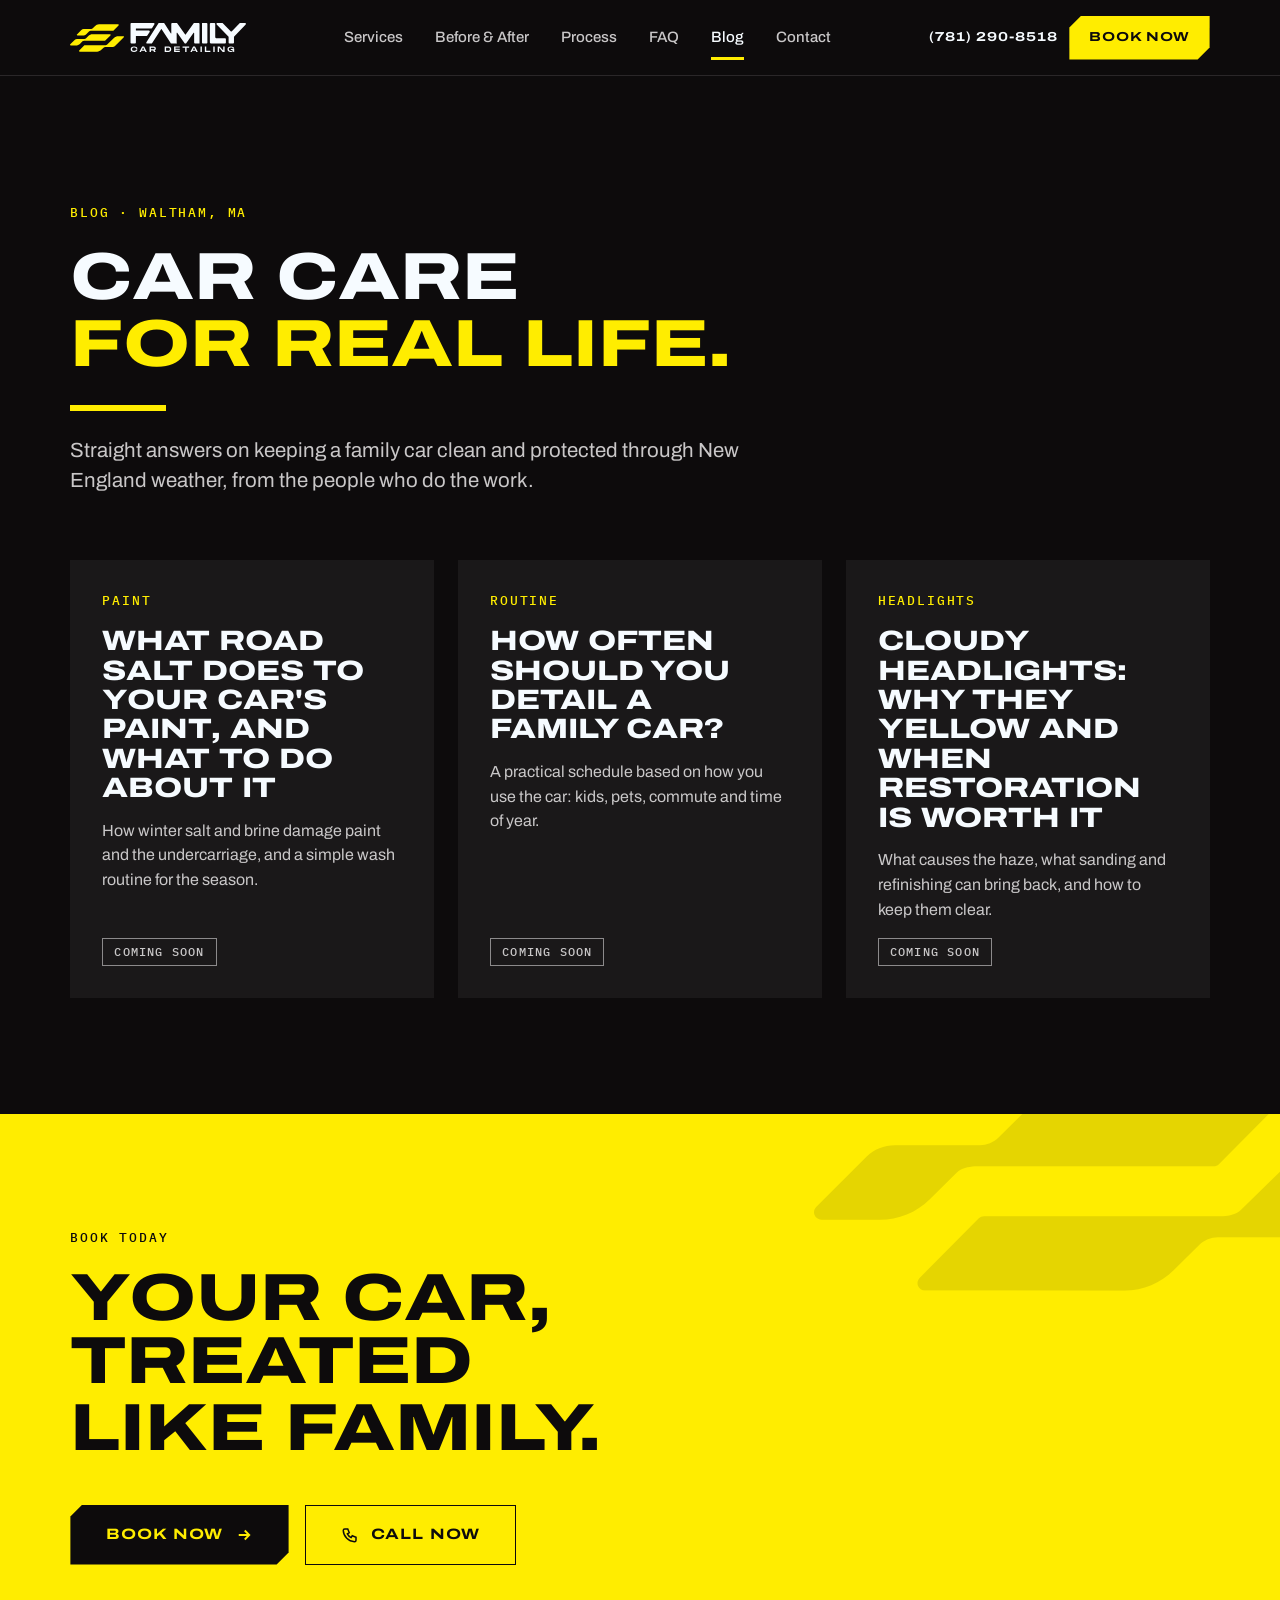
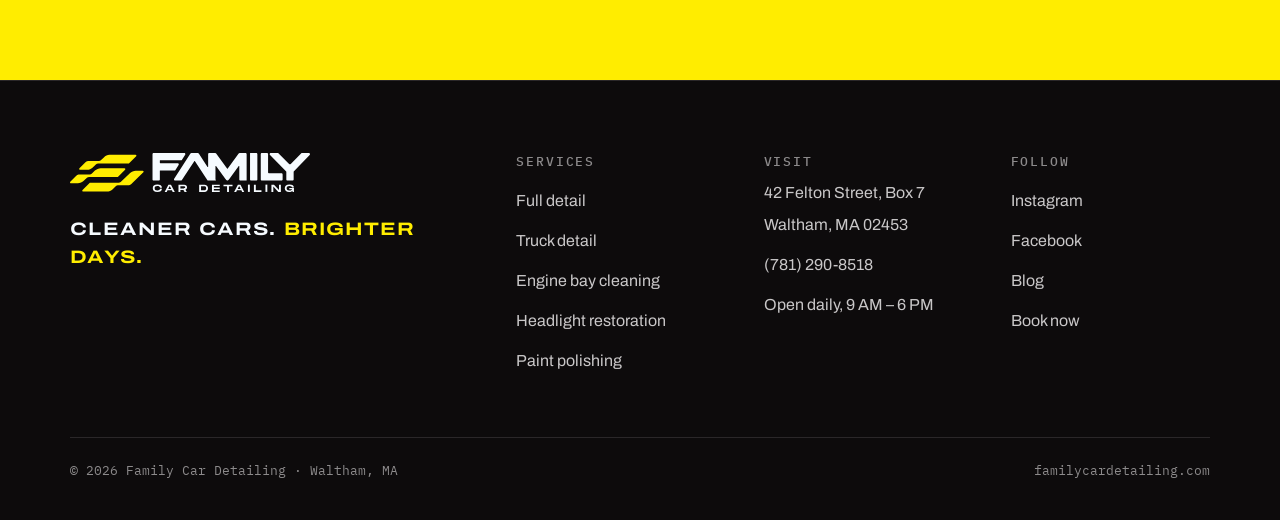
<file: blog/index.html>
<!doctype html>
<html lang="en-US">
<head>
<meta charset="utf-8">
<meta name="viewport" content="width=device-width, initial-scale=1, viewport-fit=cover">
<title>Car Care Blog for Waltham Drivers | Family Car Detailing</title>
<meta name="description" content="Straight answers on keeping a family car clean and protected through New England weather, from the Family Car Detailing studio in Waltham, MA.">
<link rel="canonical" href="https://familycardetailing.com/blog/">
<meta name="theme-color" content="#0D0B0C">
<meta property="og:type" content="website">
<meta property="og:title" content="Car Care Blog for Waltham Drivers | Family Car Detailing">
<meta property="og:description" content="Straight answers on keeping a family car clean and protected through New England weather.">
<meta property="og:image" content="https://familycardetailing.com/assets/img/og.jpg">
<link rel="icon" href="../assets/img/simbolo.svg" type="image/svg+xml">
<link rel="preload" href="../assets/fonts/archivo-var-latin.woff2" as="font" type="font/woff2" crossorigin>
<link rel="stylesheet" href="../assets/css/tokens.css">
<link rel="stylesheet" href="../assets/css/components.css">
<link rel="stylesheet" href="../assets/css/site.css">
<script>document.documentElement.classList.add('js');</script>
<!-- Prévia no GitHub Pages não deve ser indexada pelo Google; no domínio final este trecho não faz nada. -->
<script>if (location.hostname.endsWith('github.io')) { var m = document.createElement('meta'); m.name = 'robots'; m.content = 'noindex, nofollow'; document.head.appendChild(m); }</script>
</head>
<body>
<a class="fcd-skip" href="#main">Skip to content</a>

<svg width="0" height="0" style="position:absolute" aria-hidden="true" focusable="false">
<defs>
<symbol id="fcd-mark" viewBox="0 0 457.68 230.81"><path d="M62.46,94.26l43.87.1c12.84,0,25-4.72,33.36-12.94l20.92-20.58c3.93-3.87,8.81-5.75,14.92-5.75l188.14-.04c1.45,0,2.84-.58,3.86-1.61l43.93-44.12c1.55-1.56,2.02-3.9,1.17-5.94-.85-2.04-2.83-3.36-5.04-3.36,0,0-161.44-.03-161.44-.03-.11,0-.22,0-.33,0-13.63.83-25.52,6.26-35.33,16.13l-15.44,15.54c-5.21,5.25-10.36,7.8-15.73,7.8l-63.08.04c-8.25,0-15.07,2.66-20.27,7.89l-37.37,37.55c-1.55,1.56-2.02,3.9-1.17,5.93.84,2.03,2.82,3.36,5.03,3.37Z"/><path d="M105.44,143.59c3.29-3.25,8.28-4.16,13.22-4.64,0,0,176.34.07,176.34.07,1.45,0,2.84-.58,3.87-1.61l43.7-43.94c1.55-1.56,2.01-3.9,1.17-5.94-.84-2.03-2.83-3.36-5.03-3.36l-147.32-.1c-13.97.14-26.59,5.39-36.48,15.19l-18.66,18.49c-3.59,3.56-8.76,5.69-13.82,5.69h-62.61c-8.14,0-15.57,2.94-20.91,8.29L1.59,169.1c-1.56,1.56-2.02,3.9-1.18,5.93.84,2.04,2.82,3.37,5.02,3.37l42.95.13c13.98,0,27.16-5.41,37.1-15.23l19.95-19.71Z"/><path d="M457.27,103.7c-.84-2.05-2.82-3.38-5.03-3.39l-42.95-.13c-13.98,0-27.16,5.41-37.08,15.21l-57.11,55.88c-3.29,3.25-8.28,4.16-13.21,4.64,0,0-176.34-.07-176.34-.07-1.45,0-2.84.58-3.87,1.61l-43.7,43.94c-1.55,1.56-2.01,3.9-1.17,5.94.85,2.03,2.83,3.36,5.03,3.36l147.26.1h.06c13.98-.14,26.59-5.39,36.48-15.19l18.66-18.49c3.59-3.56,8.76-5.69,13.82-5.69h62.61c8.14,0,15.57-2.94,20.88-8.26l74.46-73.54c1.57-1.55,2.05-3.9,1.22-5.94Z"/></symbol>
<symbol id="i-arrow" viewBox="0 0 24 24" fill="none" stroke="currentColor" stroke-width="2.5"><path d="M5 12h14M13 6l6 6-6 6"/></symbol>
<symbol id="i-plus" viewBox="0 0 24 24" fill="none" stroke="currentColor" stroke-width="2.5"><path d="M12 5v14M5 12h14"/></symbol>
<symbol id="i-menu" viewBox="0 0 24 24" fill="none" stroke="currentColor" stroke-width="2"><path d="M3 7h18M3 12h18M9 17h12"/></symbol>
<symbol id="i-phone" viewBox="0 0 24 24" fill="none" stroke="currentColor" stroke-width="2"><path d="M5 4h4l2 5-2.5 1.5a11 11 0 0 0 5 5L15 13l5 2v4a2 2 0 0 1-2 2A16 16 0 0 1 3 6a2 2 0 0 1 2-2z"/></symbol>
</defs>
</svg>

<header class="fcd-header" id="top">
  <a class="fcd-header__brand" href="../" aria-label="Family Car Detailing — home"><img class="fcd-logo" src="../assets/img/logo_hor_light.svg" width="827" height="136" alt=""></a>
  <nav class="fcd-nav" aria-label="Primary">
    <a href="../#services">Services</a>
    <a href="../#work">Before &amp; After</a>
    <a href="../#process">Process</a>
    <a href="../#faq">FAQ</a>
    <a href="./" aria-current="page">Blog</a>
    <a href="../#visit">Contact</a>
  </nav>
  <div class="fcd-header__actions">
    <a class="fcd-link fcd-header__call" href="tel:+17812908518">(781) 290-8518</a>
    <a class="fcd-btn fcd-btn--primary fcd-btn--sm" href="../#book">Book now</a>
    <button class="fcd-menu-btn" type="button" aria-label="Open menu" aria-expanded="false" aria-controls="menu"><svg aria-hidden="true"><use href="#i-menu"/></svg></button>
  </div>
</header>

<main id="main">
  <div class="fcd-page-head" data-reveal="lines">
    <span class="fcd-eyebrow">Blog · Waltham, MA</span>
    <h1 class="fcd-h1"><span class="fcd-line"><span>Car care</span></span><span class="fcd-line"><span class="fcd-hl">for real life.</span></span></h1>
    <div class="fcd-bar fcd-bar--lg"></div>
    <p class="fcd-lead">Straight answers on keeping a family car clean and protected through New England weather, from the people who do the work.</p>
  </div>

  <section class="fcd-section" style="padding-top:0">
    <div class="fcd-container">
      <!-- Cada artigo publicado vira <a class="fcd-card" href="slug/"> com data em .fcd-data; trocar a etiqueta "Coming soon". -->
      <div class="fcd-posts">
        <article class="fcd-post" data-reveal="rise" style="--d:0"><span class="fcd-eyebrow">Paint</span><h2 class="fcd-h3">What road salt does to your car's paint, and what to do about it</h2><p>How winter salt and brine damage paint and the undercarriage, and a simple wash routine for the season.</p><span class="fcd-tag fcd-tag--outline">Coming soon</span></article>
        <article class="fcd-post" data-reveal="rise" style="--d:1"><span class="fcd-eyebrow">Routine</span><h2 class="fcd-h3">How often should you detail a family car?</h2><p>A practical schedule based on how you use the car: kids, pets, commute and time of year.</p><span class="fcd-tag fcd-tag--outline">Coming soon</span></article>
        <article class="fcd-post" data-reveal="rise" style="--d:2"><span class="fcd-eyebrow">Headlights</span><h2 class="fcd-h3">Cloudy headlights: why they yellow and when restoration is worth it</h2><p>What causes the haze, what sanding and refinishing can bring back, and how to keep them clear.</p><span class="fcd-tag fcd-tag--outline">Coming soon</span></article>
      </div>
    </div>
  </section>

  <section class="fcd-cta" data-theme="yellow">
    <svg class="fcd-mark fcd-cta__mark" viewBox="0 0 457.68 230.81" aria-hidden="true"><use href="#fcd-mark"/></svg>
    <div class="fcd-cta__copy" data-reveal="lines">
      <span class="fcd-eyebrow">Book today</span>
      <h2 class="fcd-h1"><span class="fcd-line"><span>Your car, treated</span></span><span class="fcd-line"><span>like family.</span></span></h2>
    </div>
    <div class="fcd-cta__actions">
      <a class="fcd-btn fcd-btn--primary fcd-btn--lg" href="../#book">Book now<svg aria-hidden="true"><use href="#i-arrow"/></svg></a>
      <a class="fcd-btn fcd-btn--secondary fcd-btn--lg" href="tel:+17812908518"><svg aria-hidden="true"><use href="#i-phone"/></svg>Call now</a>
    </div>
  </section>
</main>

<footer class="fcd-footer">
  <div class="fcd-footer__cols">
    <div class="fcd-footer__brand"><img class="fcd-logo" style="width:240px" src="../assets/img/logo_hor_light.svg" width="827" height="136" alt="Family Car Detailing" loading="lazy"><span class="fcd-footer__tagline">Cleaner cars. <span class="fcd-hl">Brighter days.</span></span></div>
    <nav aria-label="Services"><span class="fcd-eyebrow" style="color:var(--muted);padding-bottom:10px">Services</span><a href="../#services">Full detail</a><a href="../#services">Truck detail</a><a href="../#services">Engine bay cleaning</a><a href="../#services">Headlight restoration</a><a href="../#services">Paint polishing</a></nav>
    <address><span class="fcd-eyebrow" style="color:var(--muted);padding-bottom:10px;min-height:0">Visit</span>42 Felton Street, Box 7<span>Waltham, MA&nbsp;02453</span><a href="tel:+17812908518">(781) 290-8518</a><span>Open daily, 9 AM – 6 PM</span></address>
    <nav aria-label="Follow"><span class="fcd-eyebrow" style="color:var(--muted);padding-bottom:10px">Follow</span><a href="../#visit" data-tbd-link="instagram">Instagram</a><a href="../#visit" data-tbd-link="facebook">Facebook</a><a href="./">Blog</a><a href="../#book">Book now</a></nav>
  </div>
  <div class="fcd-footer__legal"><span>© 2026 Family Car Detailing · Waltham, MA</span><span>familycardetailing.com</span></div>
</footer>

<div class="fcd-callbar is-on"><a class="fcd-btn fcd-btn--primary" href="../#book">Book now</a><a class="fcd-btn fcd-btn--secondary fcd-callbar__call" href="tel:+17812908518" aria-label="Call now"><svg aria-hidden="true"><use href="#i-phone"/></svg></a></div>

<div class="fcd-menu" id="menu" role="dialog" aria-modal="true" aria-label="Menu" inert>
  <div class="fcd-menu__layer fcd-menu__layer--1"></div>
  <div class="fcd-menu__layer fcd-menu__layer--2"></div>
  <div class="fcd-menu__panel">
    <div class="fcd-menu__bar"><img class="fcd-logo" style="width:150px" src="../assets/img/logo_hor_light.svg" width="827" height="136" alt="Family Car Detailing"><button class="fcd-menu__close" type="button" data-menu-close>Close<svg aria-hidden="true"><use href="#i-plus"/></svg></button></div>
    <ul class="fcd-menu__list">
      <li class="fcd-menu__item"><a href="../#services"><span class="fcd-num">01</span>Services</a></li>
      <li class="fcd-menu__item"><a href="../#work"><span class="fcd-num">02</span>Before &amp; After</a></li>
      <li class="fcd-menu__item"><a href="../#process"><span class="fcd-num">03</span>Process</a></li>
      <li class="fcd-menu__item"><a href="../#faq"><span class="fcd-num">04</span>FAQ</a></li>
      <li class="fcd-menu__item"><a href="./"><span class="fcd-num">05</span>Blog</a></li>
      <li class="fcd-menu__item"><a href="../#visit"><span class="fcd-num">06</span>Contact</a></li>
    </ul>
    <div class="fcd-menu__foot">
      <span class="fcd-eyebrow">Waltham, MA</span>
      <div><a class="fcd-btn fcd-btn--primary" href="../#book">Book now</a><a class="fcd-btn fcd-btn--secondary" href="tel:+17812908518"><svg aria-hidden="true"><use href="#i-phone"/></svg>Call now</a></div>
    </div>
  </div>
</div>

<script src="../assets/vendor/gsap.min.js" defer></script>
<script src="../assets/vendor/ScrollTrigger.min.js" defer></script>
<script src="../assets/vendor/lenis.min.js" defer></script>
<script src="../assets/js/main.js" defer></script>
</body>
</html>
</file>
<file: assets/css/tokens.css>
/* Family Car Detailing — tokens (fonte: projeto/styleguide/family-web-styleguide.html, bloco fcd-tokens) */
@font-face { font-family: 'Archivo'; font-style: normal; font-weight: 300 900; font-stretch: 62% 125%; font-display: swap; src: url(../fonts/archivo-var-latin.woff2) format('woff2'); }
@font-face { font-family: 'IBM Plex Mono'; font-style: normal; font-weight: 400; font-display: swap; src: url(../fonts/plex-mono-400-latin.woff2) format('woff2'); }
@font-face { font-family: 'IBM Plex Mono'; font-style: normal; font-weight: 500; font-display: swap; src: url(../fonts/plex-mono-500-latin.woff2) format('woff2'); }

:root {
  /* cor · marca (Brand Book 1.0) */
  --fcd-yellow: #FFED00;
  --fcd-black: #0D0B0C;
  --fcd-white: #F6FBFF;
  --fcd-graphite: #1A1819;
  --fcd-steel: #2A2729;
  --fcd-silver: #8C8A8B;
  --fcd-chrome: #C9C7C8;
  --fcd-ink-700: #3A3638;
  --fcd-ink-500: #5A5658;
  --fcd-mist: #E6EBEF;

  /* cor · estado (extensão para web, fora do brand book) */
  --fcd-error: #FF6B5E;
  --fcd-error-ink: #B3261E;
  --fcd-success: #4FD08A;
  --fcd-success-ink: #1B6E42;

  /* cor · papéis — tema Carbon (padrão) */
  --bg: var(--fcd-black);
  --surface: var(--fcd-graphite);
  --border: var(--fcd-steel);
  --control-border: var(--fcd-silver);
  --text: var(--fcd-white);
  --text-2: var(--fcd-chrome);
  --muted: var(--fcd-silver);
  --accent: var(--fcd-yellow);
  --on-accent: var(--fcd-black);
  --hl: var(--fcd-yellow);
  --eyebrow: var(--fcd-yellow);
  --bar: var(--fcd-yellow);
  --focus: var(--fcd-yellow);
  --danger: var(--fcd-error);
  --ok: var(--fcd-success);
  --sheen: rgba(255, 255, 255, .7);

  /* tipo */
  --font-sans: 'Archivo', system-ui, -apple-system, 'Segoe UI', sans-serif;
  --font-mono: 'IBM Plex Mono', ui-monospace, 'SFMono-Regular', Menlo, monospace;
  --fs-display: clamp(44px, 7vw, 112px);
  --fs-h1: clamp(38px, 5.2vw, 80px);
  --fs-h2: clamp(30px, 4vw, 56px);
  --fs-h3: clamp(22px, 2.2vw, 28px);
  --fs-h4: 20px;
  --fs-lead: clamp(18px, 1.6vw, 22px);
  --fs-body: clamp(16px, .6vw + 13px, 18px);
  --fs-small: 15px;
  --fs-eyebrow: 13px;

  /* espaço (base 4) */
  --space-1: 4px;
  --space-2: 8px;
  --space-3: 12px;
  --space-4: 16px;
  --space-6: 24px;
  --space-8: 32px;
  --space-12: 48px;
  --space-16: 64px;
  --space-24: 96px;
  --space-32: 128px;

  /* layout */
  --container: 1280px;
  --gutter: clamp(20px, 5.5vw, 80px);
  --section: clamp(64px, 9vw, 144px);
  --header-h: 76px;

  /* forma */
  --fcd-radius: 0;
  --fcd-cut: 12px;
  --cut: polygon(var(--fcd-cut) 0, 100% 0, 100% calc(100% - var(--fcd-cut)), calc(100% - var(--fcd-cut)) 100%, 0 100%, 0 var(--fcd-cut));

  /* movimento */
  --fcd-ease: cubic-bezier(.2, .7, .1, 1);
  --fcd-dur-1: 160ms;
  --fcd-dur-2: 240ms;
  --fcd-dur-3: 480ms;
  --fcd-dur-4: 900ms;

  /* camadas */
  --z-base: 0;
  --z-raised: 10;
  --z-header: 100;
  --z-callbar: 110;
  --z-overlay: 1000;
}

/* tema Gloss — seções claras de respiro */
[data-theme="gloss"] {
  --bg: var(--fcd-white);
  --surface: var(--fcd-mist);
  --border: var(--fcd-chrome);
  --control-border: var(--fcd-ink-500);
  --text: var(--fcd-black);
  --text-2: var(--fcd-ink-700);
  --muted: var(--fcd-ink-500);
  --accent: var(--fcd-black);
  --on-accent: var(--fcd-white);
  --hl: var(--fcd-black);
  --eyebrow: var(--fcd-ink-500);
  --focus: var(--fcd-black);
  --danger: var(--fcd-error-ink);
  --ok: var(--fcd-success-ink);
  --sheen: rgba(255, 255, 255, .28);
}

/* tema Yellow — uma seção de chamada por página */
[data-theme="yellow"] {
  --bg: var(--fcd-yellow);
  --surface: var(--fcd-black);
  --border: var(--fcd-black);
  --control-border: var(--fcd-black);
  --text: var(--fcd-black);
  --text-2: var(--fcd-black);
  --muted: var(--fcd-black);
  --accent: var(--fcd-black);
  --on-accent: var(--fcd-yellow);
  --hl: var(--fcd-black);
  --eyebrow: var(--fcd-black);
  --bar: var(--fcd-black);
  --focus: var(--fcd-black);
  --sheen: rgba(255, 255, 255, .28);
}

/* tema Carbon declarado, para aninhar dentro de seções claras */
[data-theme="carbon"] {
  --bg: var(--fcd-black);
  --surface: var(--fcd-graphite);
  --border: var(--fcd-steel);
  --control-border: var(--fcd-silver);
  --text: var(--fcd-white);
  --text-2: var(--fcd-chrome);
  --muted: var(--fcd-silver);
  --accent: var(--fcd-yellow);
  --on-accent: var(--fcd-black);
  --hl: var(--fcd-yellow);
  --eyebrow: var(--fcd-yellow);
  --bar: var(--fcd-yellow);
  --focus: var(--fcd-yellow);
  --danger: var(--fcd-error);
  --ok: var(--fcd-success);
  --sheen: rgba(255, 255, 255, .7);
}
</file>
<file: assets/css/components.css>
/* Family Car Detailing — base + componentes (fonte: styleguide, bloco fcd-components). Não editar aqui: extensões vão em site.css */
/* ---------- base ---------- */
*, *::before, *::after { box-sizing: border-box; }
html { -webkit-text-size-adjust: 100%; scroll-behavior: smooth; }
body {
  margin: 0;
  background: var(--bg);
  color: var(--text);
  font: 400 var(--fs-body)/1.55 var(--font-sans);
  -webkit-font-smoothing: antialiased;
}
[data-theme] { background: var(--bg); color: var(--text); }
h1, h2, h3, h4, p, figure, blockquote, dl, dd { margin: 0; }
h1, h2, h3, h4 { font-stretch: 125%; font-weight: 800; text-transform: uppercase; text-wrap: balance; }
p { text-wrap: pretty; }
img, svg { display: block; max-width: 100%; }
a { color: inherit; }
button, input, select, textarea { font: inherit; color: inherit; border-radius: 0; }
:focus-visible { outline: 2px solid var(--focus); outline-offset: 3px; }
.fcd-sr { position: absolute; width: 1px; height: 1px; overflow: hidden; clip-path: inset(50%); white-space: nowrap; }
.fcd-skip { position: absolute; left: 16px; top: -80px; z-index: var(--z-overlay); padding: 12px 16px; background: var(--fcd-yellow); color: var(--fcd-black); font-weight: 700; }
.fcd-skip:focus { top: 16px; }

/* ---------- tipografia ---------- */
.fcd-display { font-size: var(--fs-display); line-height: .92; }
.fcd-h1 { font-size: var(--fs-h1); line-height: .95; }
.fcd-h2 { font-size: var(--fs-h2); line-height: .95; }
.fcd-h3 { font-size: var(--fs-h3); line-height: 1.05; }
.fcd-h4 { font-size: var(--fs-h4); line-height: 1.15; font-weight: 700; }
.fcd-display, .fcd-h1, .fcd-h2, .fcd-h3, .fcd-h4 { font-stretch: 125%; font-weight: 800; text-transform: uppercase; text-wrap: balance; }
.fcd-h4 { font-weight: 700; }
.fcd-lead { font-size: var(--fs-lead); line-height: 1.5; color: var(--text-2); max-width: 60ch; }
.fcd-body { color: var(--text-2); max-width: 68ch; }
.fcd-small { font-size: var(--fs-small); font-weight: 500; line-height: 1.45; color: var(--text-2); }
.fcd-eyebrow { font: 500 var(--fs-eyebrow)/1.4 var(--font-mono); letter-spacing: .14em; text-transform: uppercase; color: var(--eyebrow); }
.fcd-data { font: 400 15px/1.4 var(--font-mono); font-variant-numeric: tabular-nums; }
.fcd-num { font: 400 15px/1 var(--font-mono); color: var(--hl); }
.fcd-hl { color: var(--hl); }
.fcd-bar { width: 72px; height: 6px; background: var(--bar); }
.fcd-bar--lg { width: 96px; }

/* ---------- layout ---------- */
.fcd-container { width: 100%; max-width: calc(var(--container) + 2 * var(--gutter)); margin-inline: auto; padding-inline: var(--gutter); }
.fcd-section { padding-block: var(--section); }
.fcd-stack { display: flex; flex-direction: column; gap: var(--space-6); }
.fcd-grid { display: grid; gap: var(--space-6); grid-template-columns: repeat(auto-fit, minmax(min(260px, 100%), 1fr)); }
.fcd-rule { border: 0; border-top: 1px solid var(--border); margin: 0; }

/* ---------- logo e símbolo ---------- */
.fcd-logo { width: 176px; height: auto; aspect-ratio: 827.3 / 135.8; }
.fcd-logo--vert { aspect-ratio: 542.87 / 288.06; }
.fcd-mark { aspect-ratio: 457.68 / 230.81; height: auto; fill: currentColor; overflow: visible; }
.fcd-mark--outline { fill: none; stroke: currentColor; stroke-width: 2; }

/* ---------- botões ---------- */
.fcd-btn {
  --btn-h: 52px;
  position: relative; isolation: isolate;
  display: inline-flex; align-items: center; justify-content: center; gap: 12px;
  min-height: var(--btn-h); padding: 0 28px;
  border: 0; background: none; color: var(--text);
  font: 700 14px/1 var(--font-sans); font-stretch: 125%; letter-spacing: .06em; text-transform: uppercase; text-decoration: none; white-space: nowrap;
  cursor: pointer; touch-action: manipulation;
  transition: transform var(--fcd-dur-1) var(--fcd-ease), color var(--fcd-dur-1) var(--fcd-ease), background-color var(--fcd-dur-1) var(--fcd-ease);
}
.fcd-btn svg { width: 18px; height: 18px; flex: none; transition: transform var(--fcd-dur-2) var(--fcd-ease); }
.fcd-btn:hover svg { transform: translateX(6px); }
.fcd-btn:active { transform: scale(.98); }
.fcd-btn--primary { color: var(--on-accent); }
.fcd-btn--primary::before {
  content: ""; position: absolute; inset: 0; z-index: -1;
  clip-path: var(--cut);
  background-color: var(--accent);
  background-image: linear-gradient(110deg, transparent 35%, var(--sheen) 50%, transparent 65%);
  background-repeat: no-repeat; background-size: 60% 100%; background-position: -160% 0;
  transition: background-position var(--fcd-dur-3) var(--fcd-ease);
}
.fcd-btn--primary:hover::before { background-position: 260% 0; }
.fcd-btn--secondary { box-shadow: inset 0 0 0 1px var(--text); }
.fcd-btn--secondary:hover { background-color: var(--text); color: var(--bg); }
.fcd-btn--lg { --btn-h: 60px; padding: 0 36px; font-size: 15px; }
.fcd-btn--sm { --btn-h: 44px; --fcd-cut: 10px; padding: 0 20px; font-size: 13px; }
.fcd-btn--block { display: flex; width: 100%; }
.fcd-btn[disabled], .fcd-btn[aria-disabled="true"] { cursor: not-allowed; color: var(--muted); transform: none; }
.fcd-btn--primary[disabled]::before, .fcd-btn--primary[aria-disabled="true"]::before { background-color: var(--border); background-image: none; }
.fcd-btn--secondary[disabled], .fcd-btn--secondary[aria-disabled="true"] { box-shadow: inset 0 0 0 1px var(--border); background: none; }
.fcd-btn[disabled] svg, .fcd-btn[aria-disabled="true"] svg { transform: none; }

.fcd-link {
  display: inline-flex; align-items: center; gap: 10px; min-height: 44px;
  font: 700 13px/1 var(--font-sans); font-stretch: 125%; letter-spacing: .06em; text-transform: uppercase; text-decoration: none; white-space: nowrap;
  background: linear-gradient(var(--accent), var(--accent)) no-repeat 0 calc(100% - 9px) / 100% 2px;
}
.fcd-link svg { width: 16px; height: 16px; transition: transform var(--fcd-dur-2) var(--fcd-ease); }
.fcd-link:hover svg { transform: translateX(6px); }

/* ---------- rótulos ---------- */
.fcd-tag {
  --fcd-cut: 8px;
  display: inline-flex; align-items: center; height: 28px; padding: 0 14px;
  background: var(--fcd-yellow); color: var(--fcd-black); clip-path: var(--cut);
  font: 500 12px/1 var(--font-mono); letter-spacing: .1em; text-transform: uppercase; white-space: nowrap;
}
.fcd-tag--outline { background: none; clip-path: none; padding: 0 12px; color: var(--text-2); box-shadow: inset 0 0 0 1px var(--muted); }
[data-theme="yellow"] .fcd-tag:not(.fcd-tag--outline) { background: var(--fcd-black); color: var(--fcd-yellow); }

/* ---------- cabeçalho ---------- */
.fcd-header {
  position: sticky; top: 0; z-index: var(--z-header);
  display: flex; align-items: center; justify-content: space-between; gap: 16px 32px;
  min-height: var(--header-h); padding: 0 var(--gutter);
  background: var(--bg); border-bottom: 1px solid var(--border);
}
.fcd-header__brand { display: inline-flex; align-items: center; min-height: 44px; }
.fcd-nav { display: flex; align-items: center; gap: 32px; }
.fcd-nav a {
  display: inline-flex; align-items: center; min-height: 44px;
  font-size: 15px; font-weight: 500; text-decoration: none; color: var(--text-2);
  box-shadow: inset 0 -3px 0 transparent;
  transition: color var(--fcd-dur-1) var(--fcd-ease), box-shadow var(--fcd-dur-1) var(--fcd-ease);
}
.fcd-nav a:hover { color: var(--text); }
.fcd-nav a[aria-current="page"] { color: var(--text); box-shadow: inset 0 -3px 0 var(--fcd-yellow); }
.fcd-header__actions { display: flex; align-items: center; gap: 12px; }
.fcd-menu-btn { display: none; width: 48px; height: 48px; padding: 0; border: 0; background: none; cursor: pointer; align-items: center; justify-content: center; }
.fcd-menu-btn svg { width: 26px; height: 26px; }
@media (max-width: 960px) {
  .fcd-nav, .fcd-header__call { display: none; }
  .fcd-menu-btn { display: inline-flex; }
}

/* ---------- formulário ---------- */
.fcd-form { display: grid; gap: 28px 24px; grid-template-columns: repeat(auto-fit, minmax(min(280px, 100%), 1fr)); padding: clamp(20px, 3vw, 48px); background: var(--surface); }
.fcd-form__full { grid-column: 1 / -1; }
.fcd-field { display: flex; flex-direction: column; gap: 8px; min-width: 0; }
.fcd-label { font-size: 15px; font-weight: 500; }
.fcd-label small { font-size: inherit; font-weight: 400; color: var(--muted); }
.fcd-input, .fcd-select, .fcd-textarea {
  width: 100%; min-height: 52px; padding: 0 16px;
  border: 0; background: var(--bg); color: var(--text);
  font: 400 16px/1.5 var(--font-sans);
  box-shadow: inset 0 0 0 1px var(--control-border);
  transition: box-shadow var(--fcd-dur-1) var(--fcd-ease);
}
.fcd-textarea { padding: 14px 16px; resize: vertical; }
.fcd-select {
  appearance: none; padding-right: 44px;
  background-image: url("data:image/svg+xml,%3Csvg xmlns='http://www.w3.org/2000/svg' viewBox='0 0 24 24' fill='none' stroke='%23F6FBFF' stroke-width='2.5'%3E%3Cpath d='M6 9l6 6 6-6'/%3E%3C/svg%3E");
  background-repeat: no-repeat; background-position: right 14px center; background-size: 18px;
}
.fcd-input::placeholder, .fcd-textarea::placeholder { color: var(--muted); opacity: 1; }
.fcd-input:hover, .fcd-select:hover, .fcd-textarea:hover { box-shadow: inset 0 0 0 1px var(--text); }
.fcd-input:focus-visible, .fcd-select:focus-visible, .fcd-textarea:focus-visible { outline: none; box-shadow: inset 0 0 0 2px var(--focus); }
.fcd-input[aria-invalid="true"], .fcd-select[aria-invalid="true"], .fcd-textarea[aria-invalid="true"] { box-shadow: inset 0 0 0 2px var(--danger); }
.fcd-help { font-size: 14px; color: var(--muted); }
.fcd-msg { display: flex; align-items: flex-start; gap: 8px; font-size: 15px; }
.fcd-msg svg { width: 16px; height: 16px; flex: none; margin-top: 3px; }
.fcd-msg--error { color: var(--danger); }
.fcd-msg--success { color: var(--ok); }
.fcd-msg[hidden] { display: none; }
.fcd-fieldset { border: 0; margin: 0; padding: 0; min-width: 0; }
.fcd-fieldset legend { padding: 0 0 12px; font-size: 15px; font-weight: 500; }
.fcd-choices { display: flex; flex-wrap: wrap; gap: 12px; }
.fcd-choice { position: relative; display: inline-flex; cursor: pointer; }
.fcd-choice input { position: absolute; opacity: 0; inset: 0; margin: 0; cursor: pointer; }
.fcd-choice span {
  display: inline-flex; align-items: center; min-height: 48px; padding: 0 18px;
  font-size: 15px; font-weight: 500;
  box-shadow: inset 0 0 0 1px var(--control-border);
  transition: background-color var(--fcd-dur-1) var(--fcd-ease), color var(--fcd-dur-1) var(--fcd-ease);
}
.fcd-choice:hover span { box-shadow: inset 0 0 0 1px var(--text); }
.fcd-choice input:checked + span { background: var(--accent); color: var(--on-accent); box-shadow: none; font-weight: 600; }
.fcd-choice input:focus-visible + span { outline: 2px solid var(--focus); outline-offset: 3px; }
.fcd-check { display: inline-flex; align-items: center; gap: 12px; min-height: 44px; font-size: 15px; color: var(--text-2); cursor: pointer; }
.fcd-check input { width: 20px; height: 20px; margin: 0; accent-color: var(--fcd-yellow); }
.fcd-form__foot { display: flex; flex-wrap: wrap; align-items: center; justify-content: space-between; gap: 20px; }

/* ---------- cartões ---------- */
.fcd-card { display: flex; flex-direction: column; gap: 18px; padding: 32px; background: var(--surface); text-decoration: none; min-width: 0; }
a.fcd-card { transition: box-shadow var(--fcd-dur-2) var(--fcd-ease); box-shadow: inset 0 0 0 0 var(--accent); }
a.fcd-card:hover { box-shadow: inset 0 -6px 0 0 var(--accent); }
.fcd-card p { font-size: 16px; color: var(--text-2); }
.fcd-card__foot { margin-top: auto; }
.fcd-spec { display: flex; flex-direction: column; font: 400 14px/1.4 var(--font-mono); }
.fcd-spec > div { display: flex; justify-content: space-between; gap: 16px; padding: 12px 0; border-top: 1px solid var(--border); }
.fcd-spec > div:last-child { border-bottom: 1px solid var(--border); }
.fcd-spec dt { color: var(--muted); }

.fcd-photo { background-color: var(--surface); background-size: cover; background-position: center; --fcd-cut: 16px; clip-path: var(--cut); aspect-ratio: 4 / 3; }
.fcd-photo--wide { aspect-ratio: 16 / 9; }
.fcd-photo--tall { aspect-ratio: 4 / 5; }
.fcd-placeholder {
  display: flex; align-items: center; justify-content: center; padding: 16px; text-align: center;
  background: repeating-linear-gradient(45deg, var(--border) 0 2px, transparent 2px 18px) var(--surface);
  font: 500 12px/1.4 var(--font-mono); letter-spacing: .1em; text-transform: uppercase; color: var(--text-2);
}

/* ---------- tabela de preços ---------- */
.fcd-pricing { width: 100%; border-collapse: collapse; text-align: left; }
.fcd-pricing caption { text-align: left; padding-bottom: 16px; font: 500 var(--fs-eyebrow)/1.4 var(--font-mono); letter-spacing: .14em; text-transform: uppercase; color: var(--muted); }
.fcd-pricing th, .fcd-pricing td { padding: 20px 16px 20px 0; border-top: 1px solid var(--border); vertical-align: top; }
.fcd-pricing thead th { padding-block: 12px; border-top: 0; font: 500 12px/1.4 var(--font-mono); letter-spacing: .14em; text-transform: uppercase; color: var(--muted); }
.fcd-pricing tbody tr:last-child > * { border-bottom: 1px solid var(--border); }
.fcd-pricing tbody th { font-size: 20px; font-stretch: 125%; font-weight: 800; text-transform: uppercase; line-height: 1.15; }
.fcd-pricing tbody th small { display: block; margin-top: 6px; font-size: 15px; font-stretch: 100%; font-weight: 400; text-transform: none; color: var(--text-2); }
.fcd-pricing td { font: 400 15px/1.4 var(--font-mono); font-variant-numeric: tabular-nums; white-space: nowrap; }
.fcd-pricing td:last-child { padding-right: 0; text-align: right; }
@media (max-width: 760px) {
  .fcd-pricing, .fcd-pricing tbody, .fcd-pricing tr, .fcd-pricing th, .fcd-pricing td { display: block; }
  .fcd-pricing thead { position: absolute; width: 1px; height: 1px; overflow: hidden; clip-path: inset(50%); }
  .fcd-pricing tr { padding: 20px 0; border-top: 1px solid var(--border); }
  .fcd-pricing tbody tr:last-child { border-bottom: 1px solid var(--border); }
  .fcd-pricing caption { display: block; }
  .fcd-pricing tbody th, .fcd-pricing td, .fcd-pricing tbody tr:last-child > * { border: 0; }
  .fcd-pricing tbody th { padding: 0 0 12px; }
  .fcd-pricing td { display: flex; justify-content: space-between; gap: 16px; padding: 8px 0; white-space: normal; }
  .fcd-pricing td::before { content: attr(data-label); color: var(--muted); }
  .fcd-pricing td:last-child { padding-top: 16px; text-align: left; }
  .fcd-pricing td:last-child::before { content: none; }
}

/* ---------- pacote ---------- */
.fcd-package { display: flex; flex-direction: column; gap: 20px; padding: 38px 32px 32px; box-shadow: inset 0 0 0 1px var(--border); min-width: 0; }
.fcd-package--featured { background: var(--surface); box-shadow: inset 0 6px 0 var(--fcd-yellow); }
.fcd-package__top { display: flex; flex-wrap: wrap; align-items: center; justify-content: space-between; gap: 12px; }
.fcd-package__price { font-size: 44px; font-stretch: 125%; font-weight: 800; line-height: 1; }
.fcd-package__price small { display: block; margin-top: 10px; font: 400 13px/1.4 var(--font-mono); font-stretch: 100%; color: var(--muted); }
.fcd-list { list-style: none; margin: 0; padding: 0; font-size: 16px; color: var(--text-2); }
.fcd-list li { display: flex; align-items: flex-start; gap: 12px; padding: 10px 0; border-top: 1px solid var(--border); }
.fcd-list li:last-child { border-bottom: 1px solid var(--border); }
.fcd-list svg { width: 16px; height: 16px; flex: none; margin-top: 5px; color: var(--hl); }
.fcd-package .fcd-btn { margin-top: auto; align-self: flex-start; }

/* ---------- prova: avaliações ---------- */
.fcd-stars { display: inline-flex; gap: 3px; color: var(--fcd-yellow); }
.fcd-stars svg { width: 18px; height: 18px; fill: currentColor; }
[data-theme="gloss"] .fcd-stars { color: var(--fcd-black); }
.fcd-review { display: flex; flex-direction: column; gap: 24px; padding: clamp(28px, 3vw, 44px); min-width: 0; }
.fcd-review blockquote { font-size: clamp(20px, 2vw, 28px); font-stretch: 125%; font-weight: 700; line-height: 1.15; text-transform: uppercase; text-wrap: balance; }
.fcd-review figcaption { display: flex; flex-wrap: wrap; justify-content: space-between; gap: 8px 16px; margin-top: auto; padding-top: 20px; border-top: 3px solid var(--text); font: 400 14px/1.4 var(--font-mono); }
.fcd-review figcaption span + span { color: var(--muted); }
.fcd-rating { display: flex; flex-direction: column; justify-content: space-between; gap: 28px; padding: 40px 32px; box-shadow: inset 0 0 0 1px var(--border); min-width: 0; }
.fcd-rating__score { font-size: 72px; font-stretch: 125%; font-weight: 800; line-height: .9; color: var(--hl); }

/* ---------- antes e depois ---------- */
.fcd-ba { --pos: 50%; --fcd-cut: 16px; position: relative; aspect-ratio: 16 / 10; overflow: hidden; clip-path: var(--cut); background: var(--surface); }
.fcd-ba__img { position: absolute; inset: 0; background-size: cover; background-position: center; }
.fcd-ba__img--after { clip-path: inset(0 0 0 var(--pos)); }
.fcd-ba__label { position: absolute; top: 20px; z-index: 2; }
.fcd-ba__label--before { left: 24px; }
.fcd-ba__label--after { right: 24px; }
.fcd-ba__handle { position: absolute; top: 0; bottom: 0; left: var(--pos); z-index: 2; width: 2px; margin-left: -1px; background: var(--fcd-yellow); pointer-events: none; }
.fcd-ba__handle::after {
  content: ""; position: absolute; top: 50%; left: 50%; width: 48px; height: 48px; margin: -24px 0 0 -24px;
  background: var(--fcd-yellow) url("data:image/svg+xml,%3Csvg xmlns='http://www.w3.org/2000/svg' viewBox='0 0 24 24' fill='none' stroke='%230D0B0C' stroke-width='2.5'%3E%3Cpath d='M9 6l-6 6 6 6M15 6l6 6-6 6'/%3E%3C/svg%3E") center / 22px no-repeat;
  --fcd-cut: 10px; clip-path: var(--cut);
}
.fcd-ba__range { position: absolute; inset: 0; z-index: 3; width: 100%; height: 100%; margin: 0; opacity: 0; cursor: ew-resize; touch-action: pan-y; }
.fcd-ba:focus-within { outline: 2px solid var(--focus); outline-offset: 3px; clip-path: none; }

/* ---------- etapas ---------- */
.fcd-steps { display: flex; flex-direction: column; }
.fcd-step { display: grid; grid-template-columns: 64px 1fr; gap: 16px; padding: 24px 0; border-top: 1px solid var(--border); }
.fcd-step:last-child { border-bottom: 1px solid var(--border); }
.fcd-step p { margin-top: 6px; font-size: 16px; color: var(--text-2); }

/* ---------- perguntas ---------- */
.fcd-faq { border-top: 1px solid var(--border); }
.fcd-faq:last-of-type { border-bottom: 1px solid var(--border); }
.fcd-faq summary { display: flex; align-items: center; justify-content: space-between; gap: 24px; min-height: 72px; padding: 12px 0; font-size: 20px; font-weight: 600; line-height: 1.3; cursor: pointer; list-style: none; }
.fcd-faq summary::-webkit-details-marker { display: none; }
.fcd-faq summary svg { width: 20px; height: 20px; flex: none; color: var(--text-2); transition: transform var(--fcd-dur-2) var(--fcd-ease), color var(--fcd-dur-2) var(--fcd-ease); }
.fcd-faq[open] summary svg { transform: rotate(45deg); color: var(--hl); }
.fcd-faq__body { padding: 0 44px 24px 0; color: var(--text-2); max-width: 68ch; }

/* ---------- hero ---------- */
.fcd-hero { position: relative; isolation: isolate; overflow: hidden; display: flex; flex-direction: column; justify-content: flex-end; gap: 28px; min-height: min(820px, 100svh); padding: clamp(96px, 12vw, 160px) var(--gutter) 40px; }
.fcd-hero__media { position: absolute; inset: 0; z-index: -2; background-size: cover; background-position: 70% 60%; }
.fcd-hero::after { content: ""; position: absolute; inset: 0; z-index: -1; background: linear-gradient(0deg, #0D0B0C 2%, rgba(13, 11, 12, 0) 46%), linear-gradient(90deg, rgba(13, 11, 12, .97), rgba(13, 11, 12, .9) 48%, rgba(13, 11, 12, .2) 88%); }
.fcd-hero__title { max-width: 12ch; }
.fcd-hero__actions { display: flex; flex-wrap: wrap; align-items: center; gap: 16px; }
.fcd-hero__facts { display: grid; grid-template-columns: repeat(auto-fit, minmax(160px, 1fr)); gap: 0 24px; margin-top: 20px; border-top: 1px solid var(--border); font: 400 13px/1.4 var(--font-mono); letter-spacing: .14em; text-transform: uppercase; color: var(--text-2); }
.fcd-hero__facts > * { padding-top: 16px; }
@media (max-width: 760px) {
  .fcd-hero { min-height: 0; padding-top: 250px; gap: 22px; }
  .fcd-hero__media { bottom: auto; height: 300px; background-position: 30% 35%; }
  .fcd-hero::after { background: linear-gradient(0deg, #0D0B0C calc(100% - 290px), rgba(13, 11, 12, 0) calc(100% - 130px)); }
  .fcd-hero__actions .fcd-btn { flex: 1 1 100%; }
  .fcd-hero__facts > *:nth-child(n+3) { display: none; }
}

/* ---------- faixa de chamada ---------- */
.fcd-cta { position: relative; overflow: hidden; display: flex; flex-wrap: wrap; align-items: flex-end; justify-content: space-between; gap: 40px; padding: clamp(72px, 9vw, 128px) var(--gutter); }
.fcd-cta__mark { position: absolute; right: -12%; top: -24%; width: min(620px, 72%); pointer-events: none; }
.fcd-cta__copy { position: relative; display: flex; flex-direction: column; gap: 20px; max-width: 780px; }
.fcd-cta__actions { position: relative; display: flex; flex-wrap: wrap; gap: 16px; }
@media (max-width: 760px) { .fcd-cta__copy { padding-top: 72px; } .fcd-cta__actions, .fcd-cta__actions .fcd-btn { width: 100%; } }

/* ---------- local e horário ---------- */
.fcd-visit { display: grid; gap: 40px 64px; grid-template-columns: repeat(auto-fit, minmax(min(320px, 100%), 1fr)); align-items: start; }
.fcd-hours { width: 100%; border-collapse: collapse; font: 400 15px/1.4 var(--font-mono); font-variant-numeric: tabular-nums; }
.fcd-hours th, .fcd-hours td { padding: 12px 0; border-top: 1px solid var(--border); text-align: left; font-weight: 400; }
.fcd-hours td { text-align: right; }
.fcd-hours tr:last-child > * { border-bottom: 1px solid var(--border); }
.fcd-hours th { color: var(--muted); }

/* ---------- rodapé ---------- */
.fcd-footer { display: flex; flex-direction: column; gap: 56px; padding: 72px var(--gutter) 40px; border-top: 1px solid var(--border); }
.fcd-footer__cols { display: grid; gap: 40px 48px; grid-template-columns: 2fr 1fr 1fr 1fr; }
.fcd-footer__brand { display: flex; flex-direction: column; gap: 24px; }
.fcd-footer__tagline { font-size: 18px; font-stretch: 125%; font-weight: 700; letter-spacing: .06em; text-transform: uppercase; }
.fcd-footer nav, .fcd-footer address { display: flex; flex-direction: column; font-size: 16px; font-style: normal; color: var(--text-2); }
.fcd-footer nav a, .fcd-footer address > * { display: inline-flex; align-items: center; min-height: 40px; text-decoration: none; }
.fcd-footer nav a:hover, .fcd-footer address a:hover { color: var(--hl); }
.fcd-footer__legal { display: flex; flex-wrap: wrap; justify-content: space-between; gap: 12px; padding-top: 24px; border-top: 1px solid var(--border); font: 400 13px/1.4 var(--font-mono); color: var(--muted); }
@media (max-width: 1240px) { .fcd-footer__cols { grid-template-columns: repeat(3, minmax(0, 1fr)); } .fcd-footer__brand { grid-column: 1 / -1; } }
@media (max-width: 620px) { .fcd-footer__cols { grid-template-columns: 1fr; } }

/* ---------- barra fixa mobile ---------- */
.fcd-callbar { position: fixed; left: 0; right: 0; bottom: 0; z-index: var(--z-callbar); display: none; align-items: center; gap: 12px; padding: 12px 16px calc(12px + env(safe-area-inset-bottom)); background: var(--bg); border-top: 1px solid var(--border); }
.fcd-callbar .fcd-btn--primary { flex: 1; }
.fcd-callbar__call { flex: none; width: 52px; padding: 0; }
.fcd-callbar__call:hover svg { transform: none; }
@media (max-width: 760px) { .fcd-callbar { display: flex; } }

/* ---------- movimento ---------- */
@media (prefers-reduced-motion: no-preference) {
  .js [data-reveal="wipe"] { clip-path: polygon(0 0, 0 0, -25% 100%, 0 100%); }
  .js [data-reveal="wipe"].is-in { clip-path: polygon(0 0, 125% 0, 100% 100%, 0 100%); transition: clip-path var(--fcd-dur-4) var(--fcd-ease); }
  .js [data-reveal="lines"] .fcd-line { display: block; overflow: hidden; padding-bottom: .06em; }
  .js [data-reveal="lines"] .fcd-line > span { display: block; transform: translateY(110%); }
  .js [data-reveal="lines"].is-in .fcd-line > span { transform: none; transition: transform var(--fcd-dur-3) var(--fcd-ease); }
  .js [data-reveal="lines"].is-in .fcd-line:nth-child(2) > span { transition-delay: 60ms; }
  .js [data-reveal="lines"].is-in .fcd-line:nth-child(3) > span { transition-delay: 120ms; }
  .js [data-reveal] .fcd-bar, .js [data-reveal="bar"] { transform: scaleX(0); transform-origin: left; }
  .js [data-reveal].is-in .fcd-bar, .js [data-reveal="bar"].is-in { transform: none; transition: transform var(--fcd-dur-3) var(--fcd-ease) 200ms; }
}
@media (prefers-reduced-motion: reduce) {
  html { scroll-behavior: auto; }
  *, *::before, *::after { transition-duration: 1ms !important; animation-duration: 1ms !important; }
}
</file>
<file: assets/css/site.css>
/* Family Car Detailing — extensões do site (o que o styleguide não cobre).
   Só tokens de tokens.css; sem sombras, sem raio, sem cor nova. */

html { scroll-padding-top: calc(var(--header-h) + 16px); }
html.lenis { scroll-behavior: auto; } /* com Lenis ativo, quem suaviza é ele */
.lenis.lenis-stopped { overflow: hidden; }
body { overflow-x: clip; }
img { height: auto; }
[hidden] { display: none !important; }
::selection { background: var(--fcd-yellow); color: var(--fcd-black); }

.fcd-header__brand .fcd-logo { width: 176px; }
.fcd-nav a[aria-current="true"] { color: var(--text); box-shadow: inset 0 -3px 0 var(--fcd-yellow); }
.fcd-header__call { background: none; }
.fcd-header { transition: transform var(--fcd-dur-2) var(--fcd-ease); }
@media (max-width: 420px) { .fcd-header__brand .fcd-logo { width: 140px; } .fcd-header { gap: 8px; } }

/* dado pendente do cliente: visível de propósito, fácil de achar com grep data-tbd */
[data-tbd] { font-family: var(--font-mono); font-stretch: 100%; font-weight: 400; letter-spacing: 0; text-transform: none; color: var(--muted); }

/* cabeçalho de seção */
.fcd-head { display: grid; gap: 24px 64px; grid-template-columns: minmax(0, 1.25fr) minmax(0, 1fr); align-items: end; margin-bottom: clamp(40px, 5vw, 72px); }
.fcd-head__title { display: flex; flex-direction: column; gap: 20px; }
.fcd-head__title .fcd-h1, .fcd-visit .fcd-h1 { font-size: clamp(32px, 4.3vw, 62px); }
@media (max-width: 860px) { .fcd-head { grid-template-columns: 1fr; } }

/* ---------- hero ---------- */
.fcd-hero { min-height: min(860px, calc(100svh - var(--header-h))); }
.fcd-hero__media { width: 100%; height: 100%; object-fit: cover; object-position: 62% 50%; background: var(--fcd-black); }
.fcd-hero__toggle { position: absolute; top: 24px; right: var(--gutter); z-index: 2; display: inline-flex; align-items: center; justify-content: center; width: 44px; height: 44px; padding: 0; border: 0; background: rgba(13, 11, 12, .55); color: var(--fcd-white); box-shadow: inset 0 0 0 1px rgba(246, 251, 255, .35); cursor: pointer; transition: box-shadow var(--fcd-dur-1) var(--fcd-ease), color var(--fcd-dur-1) var(--fcd-ease); }
.fcd-hero__toggle:hover { color: var(--fcd-yellow); box-shadow: inset 0 0 0 1px var(--fcd-yellow); }
.fcd-hero__toggle svg { width: 16px; height: 16px; }
.fcd-hero__title { max-width: none; font-size: clamp(40px, 6.4vw, 100px); }
.fcd-hero__call { background: none; }
.fcd-svc__wash { font-size: 14px; line-height: 1.45; }
/* desktop: listas um pouco mais justas para título + cartões continuarem cabendo juntos na tela */
@media (min-width: 961px) { .fcd-rail.is-rail .fcd-svc .fcd-list li { padding: 7px 0; } .fcd-rail.is-rail .fcd-svc { gap: 14px; } }
.fcd-hero__note { max-width: 60ch; padding-left: 14px; box-shadow: inset 3px 0 0 var(--fcd-yellow); font-size: 15px; font-weight: 500; line-height: 1.5; color: var(--text); }
.fcd-hero__call svg { transform: none !important; }
@media (max-width: 760px) {
  /* vídeo do celular é quadrado e nativo: área mais alta e escurecimento só no fim, para o vídeo aparecer */
  .fcd-hero { padding-top: 300px; }
  .fcd-hero__media { height: 360px; object-position: 50% 40%; }
  .fcd-hero::after { background: linear-gradient(0deg, #0D0B0C calc(100% - 355px), rgba(13, 11, 12, 0) calc(100% - 255px)); }
  .fcd-hero__toggle { top: 16px; right: 16px; }
  .fcd-hero__facts { grid-template-columns: 1fr 1fr; }
}

/* ---------- serviços ---------- */
.fcd-pricing .fcd-link { background-size: 100% 2px; }
.fcd-pricing tbody th small { max-width: 62ch; }
.fcd-pricing .fcd-pricing__group th { padding: 40px 0 12px; border-top: 0; font: 500 12px/1.4 var(--font-mono); font-stretch: 100%; letter-spacing: .14em; color: var(--eyebrow); }
.fcd-book__summary .fcd-spec dd { max-width: 62%; }
@media (max-width: 760px) { .fcd-pricing tr.fcd-pricing__group { padding: 32px 0 12px; border-top: 0; } .fcd-pricing .fcd-pricing__group th { padding: 0; } }
.fcd-note { display: grid; gap: 16px 48px; grid-template-columns: repeat(auto-fit, minmax(min(320px, 100%), 1fr)); margin-top: 40px; padding-top: 28px; border-top: 3px solid var(--text); }
.fcd-note p { font-size: 16px; color: var(--text-2); max-width: 60ch; }

/* ---------- serviços: trilho horizontal (bloco SB-001) ---------- */
.fcd-rail__bar { display: none; align-items: center; gap: 24px; margin-bottom: 24px; }
.fcd-rail__progress { flex: 1; height: 2px; background: var(--border); }
.fcd-rail__progress i { display: block; height: 100%; background: var(--fcd-yellow); transform: scaleX(0); transform-origin: left; }
.fcd-rail__track { display: grid; gap: 24px; grid-template-columns: repeat(auto-fit, minmax(min(320px, 100%), 1fr)); }
.fcd-svc { gap: 18px; padding: 32px; }
.fcd-svc h3 { font-size: clamp(20px, 1.7vw, 24px); }
.fcd-svc .fcd-package__price.fcd-package__price--text { font-size: clamp(22px, 2vw, 28px); line-height: 1.1; }
@media (max-width: 420px) { .fcd-svc h3 { overflow-wrap: anywhere; } .fcd-svc { padding: 24px 20px; } .fcd-svc .fcd-package__price { font-size: 26px; } }
.fcd-svc .fcd-package__price { font-size: clamp(30px, 3vw, 44px); }
.fcd-svc .fcd-list { font-size: 15px; }
.fcd-svc .fcd-list li { padding: 8px 0; }
.fcd-svc__groups, .fcd-svc__group { display: flex; flex-direction: column; gap: 18px; min-width: 0; }
.fcd-svc__group { gap: 10px; }
.fcd-svc__label { color: var(--muted); }
.fcd-svc .fcd-link { align-self: flex-start; margin-top: auto; background-size: 100% 2px; }
/* o trilho sangra até a borda do container e corta ali, sem alargar a página */
.fcd-rail.is-rail .fcd-rail__clip { margin-inline: calc(var(--gutter) * -1); padding-inline: var(--gutter); overflow-x: clip; }
.fcd-rail.is-rail .fcd-rail__bar { display: flex; }
.fcd-rail.is-rail .fcd-rail__track { display: flex; width: max-content; will-change: transform; }
.fcd-rail.is-rail .fcd-svc { flex: 0 0 clamp(380px, 33vw, 480px); } /* largura em que os itens da lista não quebram linha */
/* título fixo junto com os cartões: cabeçalho compacto para o conjunto caber na tela */
.fcd-railpin.is-pinhead { background: var(--bg); }
.fcd-railpin.is-pinhead .fcd-head { margin-bottom: 20px; gap: 12px 48px; }
.fcd-railpin.is-pinhead .fcd-head__title { gap: 12px; }
.fcd-railpin.is-pinhead .fcd-head__title .fcd-h1 { font-size: clamp(24px, 3vw, 44px); }
.fcd-railpin.is-pinhead .fcd-head .fcd-lead { font-size: 16px; }
.fcd-rail.is-rail .fcd-svc__groups--2 { display: grid; grid-template-columns: 1fr 1fr; gap: 20px; }
.fcd-rail.is-rail .fcd-svc { min-height: var(--card-h, 0); }
@media (max-width: 860px) {
  .fcd-railpin.is-pinhead .fcd-head { margin-bottom: 12px; }
  .fcd-railpin.is-pinhead .fcd-head .fcd-lead, .fcd-railpin.is-pinhead .fcd-head .fcd-bar { display: none; }
}

.fcd-railpin.is-pinhead .fcd-rail__bar .fcd-eyebrow { display: none; }
/* notebook de tela baixa: cartão mais enxuto para o trilho ainda caber */
@media (min-width: 961px) and (max-height: 800px) {
  .fcd-rail.is-rail .fcd-svc { gap: 12px; padding: 24px; }
  .fcd-rail.is-rail .fcd-svc .fcd-list { font-size: 14px; }
  .fcd-rail.is-rail .fcd-svc .fcd-list li { padding: 5px 0; }
  .fcd-rail.is-rail .fcd-svc .fcd-package__price { font-size: 30px; }
  .fcd-rail.is-rail .fcd-rail__bar { margin-bottom: 14px; }
}

/* trilho no celular e no tablet: cartão compacto para caber inteiro na tela entre o cabeçalho e a barra fixa */
@media (max-width: 960px) {
  .fcd-rail.is-rail .fcd-svc { flex: 0 0 clamp(280px, 44vw, 380px); gap: 10px; padding: 18px 18px 14px; }
  .fcd-rail.is-rail .fcd-rail__bar { margin-bottom: 10px; gap: 14px; }
  .fcd-rail.is-rail .fcd-svc h3 { font-size: 19px; }
  .fcd-rail.is-rail .fcd-svc .fcd-link { min-height: 40px; }
  .fcd-rail.is-rail .fcd-svc .fcd-package__price.fcd-package__price--text { font-size: 20px; }
  .fcd-rail.is-rail .fcd-rail__bar .fcd-eyebrow { display: none; }
  .fcd-rail.is-rail .fcd-svc__groups { gap: 12px; }
  .fcd-rail.is-rail .fcd-svc__groups--2 { display: grid; grid-template-columns: 1fr 1fr; gap: 14px; }
  .fcd-rail.is-rail .fcd-svc .fcd-list { font-size: 14px; line-height: 1.3; }
  .fcd-rail.is-rail .fcd-svc .fcd-list li { padding: 5px 0; gap: 8px; }
  .fcd-rail.is-rail .fcd-svc .fcd-list svg { width: 12px; height: 12px; margin-top: 3px; }
  .fcd-rail.is-rail .fcd-svc .fcd-package__price { font-size: 28px; }
  .fcd-rail.is-rail .fcd-svc .fcd-package__price small { margin-top: 6px; }
  .fcd-rail.is-rail .fcd-svc .fcd-small { font-size: 13px; line-height: 1.35; }
}
@media (max-width: 620px) { .fcd-rail.is-rail .fcd-svc { flex-basis: calc(100vw - 2 * var(--gutter) - 26px); } }

/* ---------- detalhes do serviço: botão no cartão + modal ---------- */
.fcd-svc__actions { display: flex; flex-wrap: wrap; align-items: center; justify-content: space-between; gap: 12px 24px; margin-top: auto; }
.fcd-svc .fcd-svc__actions .fcd-link { margin-top: 0; }
.fcd-svc__more { display: inline-flex; align-items: center; gap: 8px; min-height: 44px; padding: 0; border: 0; background: none; color: var(--text-2); cursor: pointer; font: 500 12px/1 var(--font-mono); letter-spacing: .12em; text-transform: uppercase; transition: color var(--fcd-dur-1) var(--fcd-ease); }
.fcd-svc__more svg { width: 14px; height: 14px; transition: transform var(--fcd-dur-2) var(--fcd-ease); }
.fcd-svc__more:hover { color: var(--fcd-yellow); }
.fcd-svc__more:hover svg { transform: rotate(90deg); }
html:not(.js) [data-modal-open] { display: none; }

.fcd-modal { width: min(760px, calc(100vw - 32px)); max-width: none; max-height: calc(100svh - 48px); padding: 0; border: 0; background: transparent; color: var(--text); overflow: visible; }
.fcd-modal::backdrop { background: rgba(13, 11, 12, .8); backdrop-filter: blur(4px); }
.fcd-modal__box { display: flex; flex-direction: column; gap: 22px; max-height: calc(100svh - 48px); overflow-y: auto; overscroll-behavior: contain; padding: clamp(24px, 4vw, 48px); background: var(--fcd-graphite); box-shadow: inset 0 0 0 1px var(--fcd-steel), inset 0 6px 0 var(--fcd-yellow); scrollbar-width: thin; scrollbar-color: var(--fcd-silver) var(--fcd-graphite); }
.fcd-modal__box:focus-visible { outline: none; }
.fcd-modal__head { display: flex; align-items: center; justify-content: space-between; gap: 16px; }
.fcd-modal__close { display: inline-flex; align-items: center; justify-content: center; flex: none; width: 44px; height: 44px; padding: 0; border: 0; background: none; color: var(--text); cursor: pointer; box-shadow: inset 0 0 0 1px var(--control-border); }
.fcd-modal__close:hover { box-shadow: inset 0 0 0 1px var(--fcd-yellow); color: var(--fcd-yellow); }
.fcd-modal__close svg { width: 18px; height: 18px; transform: rotate(45deg); }
.fcd-modal__title { font-size: clamp(26px, 3vw, 40px); line-height: 1; }
.fcd-modal__part { display: flex; flex-direction: column; gap: 14px; padding-top: 22px; border-top: 1px solid var(--border); }
.fcd-modal__part p { font-size: 16px; color: var(--text-2); max-width: 64ch; }
.fcd-modal__part h3 { font-size: 20px; line-height: 1.15; }
.fcd-modal .fcd-list { font-size: 15px; }
.fcd-modal .fcd-spec dd { text-align: right; }
.fcd-modal__note { font-size: 14px; color: var(--muted); }
.fcd-modal__foot { display: flex; flex-wrap: wrap; align-items: center; justify-content: space-between; gap: 16px 24px; padding-top: 22px; border-top: 3px solid var(--text); }
.fcd-modal__foot .fcd-package__price { font-size: clamp(28px, 3vw, 38px); }
@media (max-width: 620px) {
  /* no celular vira painel de baixo para cima */
  .fcd-modal { width: 100vw; max-height: 90svh; margin: auto 0 0; }
  .fcd-modal__box { max-height: 90svh; padding: 22px 20px calc(24px + env(safe-area-inset-bottom)); }
  .fcd-modal__foot .fcd-btn { flex: 1 1 100%; }
}
@media (prefers-reduced-motion: no-preference) {
  .fcd-modal[open] .fcd-modal__box { animation: fcd-modal-in var(--fcd-dur-3) var(--fcd-ease); }
  .fcd-modal[open]::backdrop { animation: fcd-fade-in var(--fcd-dur-2) linear; }
  @keyframes fcd-modal-in { from { opacity: 0; transform: translateY(28px); } }
  @keyframes fcd-fade-in { from { opacity: 0; } }
}

/* ---------- antes e depois ---------- */
.fcd-gallery { display: grid; gap: 32px 64px; grid-template-columns: minmax(0, 1.7fr) minmax(0, 1fr); align-items: end; }
.fcd-ba__img { width: 100%; height: 100%; object-fit: cover; }
.fcd-ba-aside { display: flex; flex-direction: column; gap: 20px; min-width: 0; }
.fcd-ba-aside .fcd-list { font-size: 16px; }
.fcd-ba-aside__price { display: flex; flex-direction: column; gap: 8px; padding-top: 4px; }
.fcd-ba-aside .fcd-package__price { font-size: clamp(32px, 3.4vw, 44px); }
.fcd-ba--square { aspect-ratio: 5 / 4; }
.fcd-ba--square .fcd-ba__img { object-position: 50% 58%; }
.fcd-ba__handle { will-change: left; }
@media (max-width: 860px) { .fcd-gallery { grid-template-columns: 1fr; } .fcd-ba { aspect-ratio: 4 / 3; } .fcd-ba--square { aspect-ratio: 1051 / 988; } }

/* ---------- manifesto (bloco CONTENT-001) ---------- */
.fcd-manifesto { position: relative; background: var(--bg); overflow: clip; display: flex; align-items: center; min-height: 100svh; padding: var(--section) var(--gutter); }
.fcd-manifesto__mark { position: absolute; right: -14%; bottom: -18%; width: min(980px, 92%); color: var(--fcd-steel); pointer-events: none; }
.fcd-manifesto__inner { position: relative; display: flex; flex-direction: column; gap: 32px; max-width: var(--container); margin-inline: auto; width: 100%; }
.fcd-manifesto__text { font-size: clamp(30px, 4.6vw, 70px); font-stretch: 125%; font-weight: 800; line-height: 1.02; text-transform: uppercase; max-width: 25ch; text-wrap: balance; }
.fcd-manifesto__text .u { display: inline-block; }
.fcd-manifesto__text .u.hl { color: var(--hl); }
@media (prefers-reduced-motion: reduce) { .fcd-manifesto { min-height: 0; } }

/* ---------- why family ---------- */
.fcd-why { display: grid; gap: 40px 96px; grid-template-columns: minmax(0, 1fr) minmax(0, 1fr); align-items: start; }
.fcd-why__copy { display: flex; flex-direction: column; gap: 20px; }
.fcd-pillars { display: grid; grid-template-columns: repeat(auto-fit, minmax(min(220px, 100%), 1fr)); gap: 32px; margin-top: clamp(48px, 6vw, 88px); border-top: 3px solid var(--text); }
.fcd-pillars > div { display: flex; flex-direction: column; gap: 12px; padding-top: 24px; }
.fcd-pillars p { font-size: 16px; color: var(--text-2); }
@media (max-width: 860px) { .fcd-why { grid-template-columns: 1fr; } }

/* ---------- processo: três camadas (bloco CARDS-001) ---------- */
.fcd-deck { --stack-top: calc(var(--header-h) + 24px); --stack-offset: 18px; }
.fcd-layer { position: sticky; top: calc(var(--stack-top) + var(--i) * var(--stack-offset)); margin-bottom: 48px; }
.fcd-layer__inner { display: grid; grid-template-columns: minmax(0, 1fr) minmax(0, 1.1fr); min-height: min(540px, calc(100svh - var(--header-h) - 120px)); background: var(--surface); box-shadow: inset 0 0 0 1px var(--border), inset 0 4px 0 var(--fcd-yellow); transform-origin: top center; will-change: transform; }
.fcd-layer__copy { display: flex; flex-direction: column; gap: 18px; padding: clamp(28px, 4vw, 56px); }
.fcd-layer__copy p { color: var(--text-2); max-width: 46ch; }
.fcd-layer__top { display: flex; align-items: center; justify-content: space-between; gap: 16px; margin-bottom: auto; padding-bottom: 32px; }
.fcd-layer__title { font-size: clamp(36px, 4.6vw, 68px); line-height: .92; }
.fcd-layer__media { position: relative; min-height: 240px; overflow: hidden; }
.fcd-layer__media img { position: absolute; inset: 0; width: 100%; height: 100%; object-fit: cover; }
/* duas fotos no mesmo cartão: lado a lado (retratos) ou empilhadas (paisagens, no desktop) */
.fcd-layer__media--duo { display: grid; grid-template-columns: 1fr 1fr; gap: 2px; background: var(--bg); }
.fcd-layer__media--duo img { position: relative; inset: auto; min-height: 0; }
@media (min-width: 861px) { .fcd-layer__media--stack { grid-template-columns: 1fr; grid-template-rows: 1fr 1fr; } .fcd-layer__media--duo { position: relative; } .fcd-layer__media--duo img { position: absolute; } .fcd-layer__media--duo > img:nth-child(1) { inset: 0 50% 0 0; width: calc(50% - 1px); } .fcd-layer__media--duo > img:nth-child(2) { inset: 0 0 0 50%; left: calc(50% + 1px); width: calc(50% - 1px); } .fcd-layer__media--stack > img:nth-child(1) { inset: 0; width: 100%; height: calc(50% - 1px); } .fcd-layer__media--stack > img:nth-child(2) { inset: auto 0 0 0; left: 0; width: 100%; top: calc(50% + 1px); height: calc(50% - 1px); } }
.fcd-deck__end { height: 10vh; }
@media (max-width: 860px) {
  .fcd-deck { --stack-offset: 10px; --stack-top: calc(var(--header-h) + 12px); }
  .fcd-layer { margin-bottom: 24px; }
  .fcd-layer__inner { grid-template-columns: 1fr; min-height: 0; }
  .fcd-layer__media { min-height: 0; aspect-ratio: 16 / 8; order: -1; }
  .fcd-layer__top { padding-bottom: 12px; }
}
@media (prefers-reduced-motion: reduce) { .fcd-layer { position: static; } }

/* ---------- avaliações ---------- */
.fcd-reviews { display: grid; gap: 24px; grid-template-columns: minmax(0, 2fr) minmax(0, 1fr); }
@media (max-width: 860px) { .fcd-reviews { grid-template-columns: 1fr; } }

/* ---------- como agendar + borda de luz (bloco EFFECT-001, só a borda) ---------- */
.fcd-how { display: grid; gap: 24px; grid-template-columns: repeat(auto-fit, minmax(min(260px, 100%), 1fr)); margin-bottom: clamp(40px, 5vw, 72px); }
.fcd-glow { --edge: 0; --angle: 0deg; position: relative; display: flex; flex-direction: column; gap: 14px; padding: 32px; background: var(--surface); }
.fcd-glow p { font-size: 16px; color: var(--text-2); }
.fcd-glow::before {
  content: ""; position: absolute; inset: 0; padding: 2px; pointer-events: none;
  background: conic-gradient(from var(--angle), var(--fcd-yellow) 0deg, transparent 70deg, transparent 290deg, var(--fcd-yellow) 360deg);
  -webkit-mask: linear-gradient(#000 0 0) content-box, linear-gradient(#000 0 0); -webkit-mask-composite: xor;
  mask: linear-gradient(#000 0 0) content-box exclude, linear-gradient(#000 0 0);
  opacity: var(--edge); transition: opacity var(--fcd-dur-2) var(--fcd-ease);
}
.fcd-glow:focus-within { --edge: .85; --angle: 180deg; }

/* ---------- agendamento (bloco SCHED-002) ---------- */
.fcd-book { display: grid; grid-template-columns: minmax(0, 1fr) minmax(0, 1.9fr); background: var(--surface); }
.fcd-book__summary { display: flex; flex-direction: column; gap: 24px; padding: clamp(24px, 3vw, 48px); background: var(--bg); box-shadow: inset 0 0 0 1px var(--border), inset 0 6px 0 var(--fcd-yellow); }
.fcd-book__summary .fcd-spec dd { text-align: right; color: var(--text); }
.fcd-book__summary .fcd-spec dd[data-empty] { color: var(--muted); }
.fcd-book__form { display: flex; flex-direction: column; gap: 32px; padding: clamp(24px, 3vw, 48px); min-width: 0; }
.fcd-book__row { display: grid; gap: 28px 24px; grid-template-columns: repeat(auto-fit, minmax(min(240px, 100%), 1fr)); }
.fcd-days { display: grid; grid-template-columns: repeat(7, minmax(0, 1fr)); gap: 8px; }
.fcd-day { display: flex; flex-direction: column; align-items: center; justify-content: center; gap: 4px; min-height: 68px; padding: 6px 2px; border: 0; background: var(--bg); color: var(--text); cursor: pointer; box-shadow: inset 0 0 0 1px var(--control-border); font: 400 12px/1 var(--font-mono); letter-spacing: .08em; text-transform: uppercase; transition: background-color var(--fcd-dur-1) var(--fcd-ease), color var(--fcd-dur-1) var(--fcd-ease); }
.fcd-day b { font: 800 20px/1 var(--font-sans); font-stretch: 125%; letter-spacing: 0; }
.fcd-day:hover:not([aria-checked="true"]) { box-shadow: inset 0 0 0 1px var(--text); }
.fcd-day[aria-checked="true"] { background: var(--accent); color: var(--on-accent); box-shadow: none; }
.fcd-book__foot { display: flex; flex-wrap: wrap; align-items: center; justify-content: space-between; gap: 16px 24px; padding-top: 24px; border-top: 1px solid var(--border); }
.fcd-book__foot .fcd-help { max-width: 44ch; }
.fcd-form--plain { padding: 0; background: none; }
.fcd-hp { position: absolute; left: -9999px; width: 1px; height: 1px; overflow: hidden; }
.fcd-msg--note { color: var(--text-2); }
@media (max-width: 960px) { .fcd-book { grid-template-columns: 1fr; } }
@media (max-width: 520px) { .fcd-days { grid-template-columns: repeat(4, minmax(0, 1fr)); } .fcd-book__foot .fcd-btn { width: 100%; } }

/* ---------- faq ---------- */
.fcd-faqs { display: grid; gap: 40px 96px; grid-template-columns: minmax(0, 1fr) minmax(0, 1.6fr); align-items: start; }
.fcd-faqs__aside { position: sticky; top: calc(var(--header-h) + 32px); display: flex; flex-direction: column; gap: 20px; }
.fcd-faq summary { text-wrap: balance; }
@media (max-width: 860px) { .fcd-faqs { grid-template-columns: 1fr; } .fcd-faqs__aside { position: static; } .fcd-faq summary { font-size: 18px; } }

/* ---------- blog ---------- */
.fcd-posts { display: grid; gap: 24px; grid-template-columns: repeat(auto-fit, minmax(min(280px, 100%), 1fr)); }
.fcd-post { display: flex; flex-direction: column; gap: 16px; padding: 32px; background: var(--surface); min-width: 0; }
.fcd-post h3 { font-size: 20px; line-height: 1.12; }
.fcd-post p { font-size: 16px; color: var(--text-2); }
.fcd-post .fcd-tag { align-self: flex-start; margin-top: auto; }

/* ---------- faixa amarela ---------- */
.fcd-cta__mark { color: var(--fcd-black); opacity: .1; }
.fcd-cta .fcd-lead { color: var(--text); }

/* ---------- visit ---------- */
.fcd-visit__links { display: flex; flex-wrap: wrap; align-items: center; gap: 12px 28px; }
.fcd-map { position: relative; background: var(--surface); }
.fcd-map iframe { position: absolute; inset: 0; width: 100%; height: 100%; border: 0; filter: grayscale(1) contrast(1.1); }
.fcd-quote { display: grid; gap: 40px 64px; grid-template-columns: minmax(0, 1fr) minmax(0, 1.25fr); align-items: start; margin-top: var(--section); padding-top: var(--section); border-top: 1px solid var(--border); }
@media (max-width: 960px) { .fcd-quote { grid-template-columns: 1fr; } }

/* ---------- menu overlay (bloco NAV-001) ---------- */
.fcd-menu { position: fixed; inset: 0; z-index: var(--z-overlay); pointer-events: none; visibility: hidden; }
.fcd-menu.is-open, .fcd-menu.is-busy { visibility: visible; }
.fcd-menu.is-open { pointer-events: auto; }
.fcd-menu__layer, .fcd-menu__panel { position: absolute; inset: 0; transform: translateX(100%); }
.fcd-menu__layer--1 { background: var(--fcd-yellow); }
.fcd-menu__layer--2 { background: var(--fcd-graphite); }
.fcd-menu__panel { display: flex; flex-direction: column; gap: 32px; padding: 14px var(--gutter) calc(28px + env(safe-area-inset-bottom)); background: var(--fcd-black); overflow-y: auto; }
.fcd-menu__bar { display: flex; align-items: center; justify-content: space-between; min-height: 48px; }
.fcd-menu__close { display: inline-flex; align-items: center; gap: 12px; min-height: 48px; padding: 0 4px; border: 0; background: none; cursor: pointer; font: 500 13px/1 var(--font-mono); letter-spacing: .14em; text-transform: uppercase; }
.fcd-menu__close svg { width: 22px; height: 22px; transform: rotate(45deg); }
.fcd-menu__list { list-style: none; margin: auto 0; padding: 0; display: flex; flex-direction: column; }
.fcd-menu__item { overflow: hidden; border-top: 1px solid var(--border); }
.fcd-menu__item:last-child { border-bottom: 1px solid var(--border); }
.fcd-menu__item a { display: flex; align-items: baseline; gap: 20px; padding: 14px 0; text-decoration: none; font-size: clamp(30px, 8.4vw, 56px); font-stretch: 125%; font-weight: 800; line-height: 1; text-transform: uppercase; transform-origin: 0 100%; }
.fcd-menu__item a:hover, .fcd-menu__item a:focus-visible { color: var(--fcd-yellow); }
.fcd-menu__item .fcd-num { font-size: 13px; }
.fcd-menu__foot { display: flex; flex-direction: column; gap: 12px; }
.fcd-menu__foot > div { display: flex; flex-wrap: wrap; gap: 12px; }
.fcd-menu__foot .fcd-btn { flex: 1 1 160px; }
.fcd-menu.is-instant .fcd-menu__layer { display: none; }
.fcd-menu.is-instant.is-open .fcd-menu__panel { transform: none; }

/* ---------- barra fixa mobile ---------- */
.fcd-callbar { transform: translateY(110%); transition: transform var(--fcd-dur-2) var(--fcd-ease); }
.fcd-callbar.is-on { transform: none; }
@media (max-width: 760px) { body { padding-bottom: 66px; } }
.fcd-callbar.is-away { transform: translateY(110%); }

/* ---------- botões no celular: mais baixos (48 px, ainda acima do alvo mínimo de 44) ---------- */
@media (max-width: 760px) {
  .fcd-btn, .fcd-btn--lg { --btn-h: 48px; padding: 0 18px; font-size: 13px; gap: 10px; }
  .fcd-btn--sm { --btn-h: 44px; padding: 0 14px; font-size: 12px; }
  .fcd-btn svg { width: 16px; height: 16px; }
  .fcd-hero__actions { gap: 10px; }
  .fcd-hero__actions .fcd-btn, .fcd-cta__actions .fcd-btn { min-width: 0; padding: 0 12px; font-size: 12px; }
  .fcd-hero__actions .fcd-btn { flex: 1 1 0; }
  .fcd-hero__call { flex: 1 1 100%; justify-content: flex-start; }
  .fcd-cta__actions { flex-wrap: nowrap; gap: 10px; }
  .fcd-cta__actions .fcd-btn { flex: 1 1 0; width: auto; }
  .fcd-callbar { gap: 10px; padding: 8px 16px calc(8px + env(safe-area-inset-bottom)); }
  .fcd-callbar__call { width: 48px; }
  .fcd-menu-btn { width: 44px; height: 44px; }
}
/* abaixo de 360 px os dois botões não cabem lado a lado */
@media (max-width: 359px) { .fcd-hero__actions .fcd-btn { flex: 1 1 100%; } .fcd-cta__actions { flex-wrap: wrap; } .fcd-cta__actions .fcd-btn { flex: 1 1 100%; } }

/* ---------- movimento extra ---------- */
@media (prefers-reduced-motion: no-preference) {
  /* 1px visível: com área zero o IntersectionObserver nunca dispara e a foto não entra */
  .js [data-reveal="wipe"] { clip-path: polygon(0 0, 1px 0, 1px 100%, 0 100%); }
  .js [data-reveal="rise"] { opacity: 0; transform: translateY(28px); }
  .js [data-reveal="rise"].is-in { opacity: 1; transform: none; transition: opacity var(--fcd-dur-3) var(--fcd-ease), transform var(--fcd-dur-3) var(--fcd-ease); transition-delay: calc(var(--d, 0) * 80ms); }
  .js [data-reveal="lines"].is-in .fcd-line:nth-child(4) > span { transition-delay: 180ms; }
}

/* ---------- blog (página) ---------- */
.fcd-page-head { display: flex; flex-direction: column; gap: 24px; padding: clamp(72px, 10vw, 144px) var(--gutter) clamp(40px, 5vw, 72px); max-width: calc(var(--container) + 2 * var(--gutter)); margin-inline: auto; }

/* ---------- telas estreitas: nada força largura mínima ---------- */
.fcd-layer__inner > *, .fcd-visit > *, .fcd-quote > *, .fcd-gallery > *, .fcd-why > *, .fcd-head > *, .fcd-faqs > * { min-width: 0; }
.fcd-layer__top { flex-wrap: wrap; }
.fcd-layer__top .fcd-num { white-space: nowrap; }
.fcd-layer__top .fcd-tag { height: auto; min-height: 28px; padding-block: 6px; white-space: normal; line-height: 1.3; }
@media (max-width: 420px) {
  .fcd-header .fcd-btn--sm { padding: 0 14px; }
  .fcd-hero__facts { grid-template-columns: 1fr; }
}
</file>
